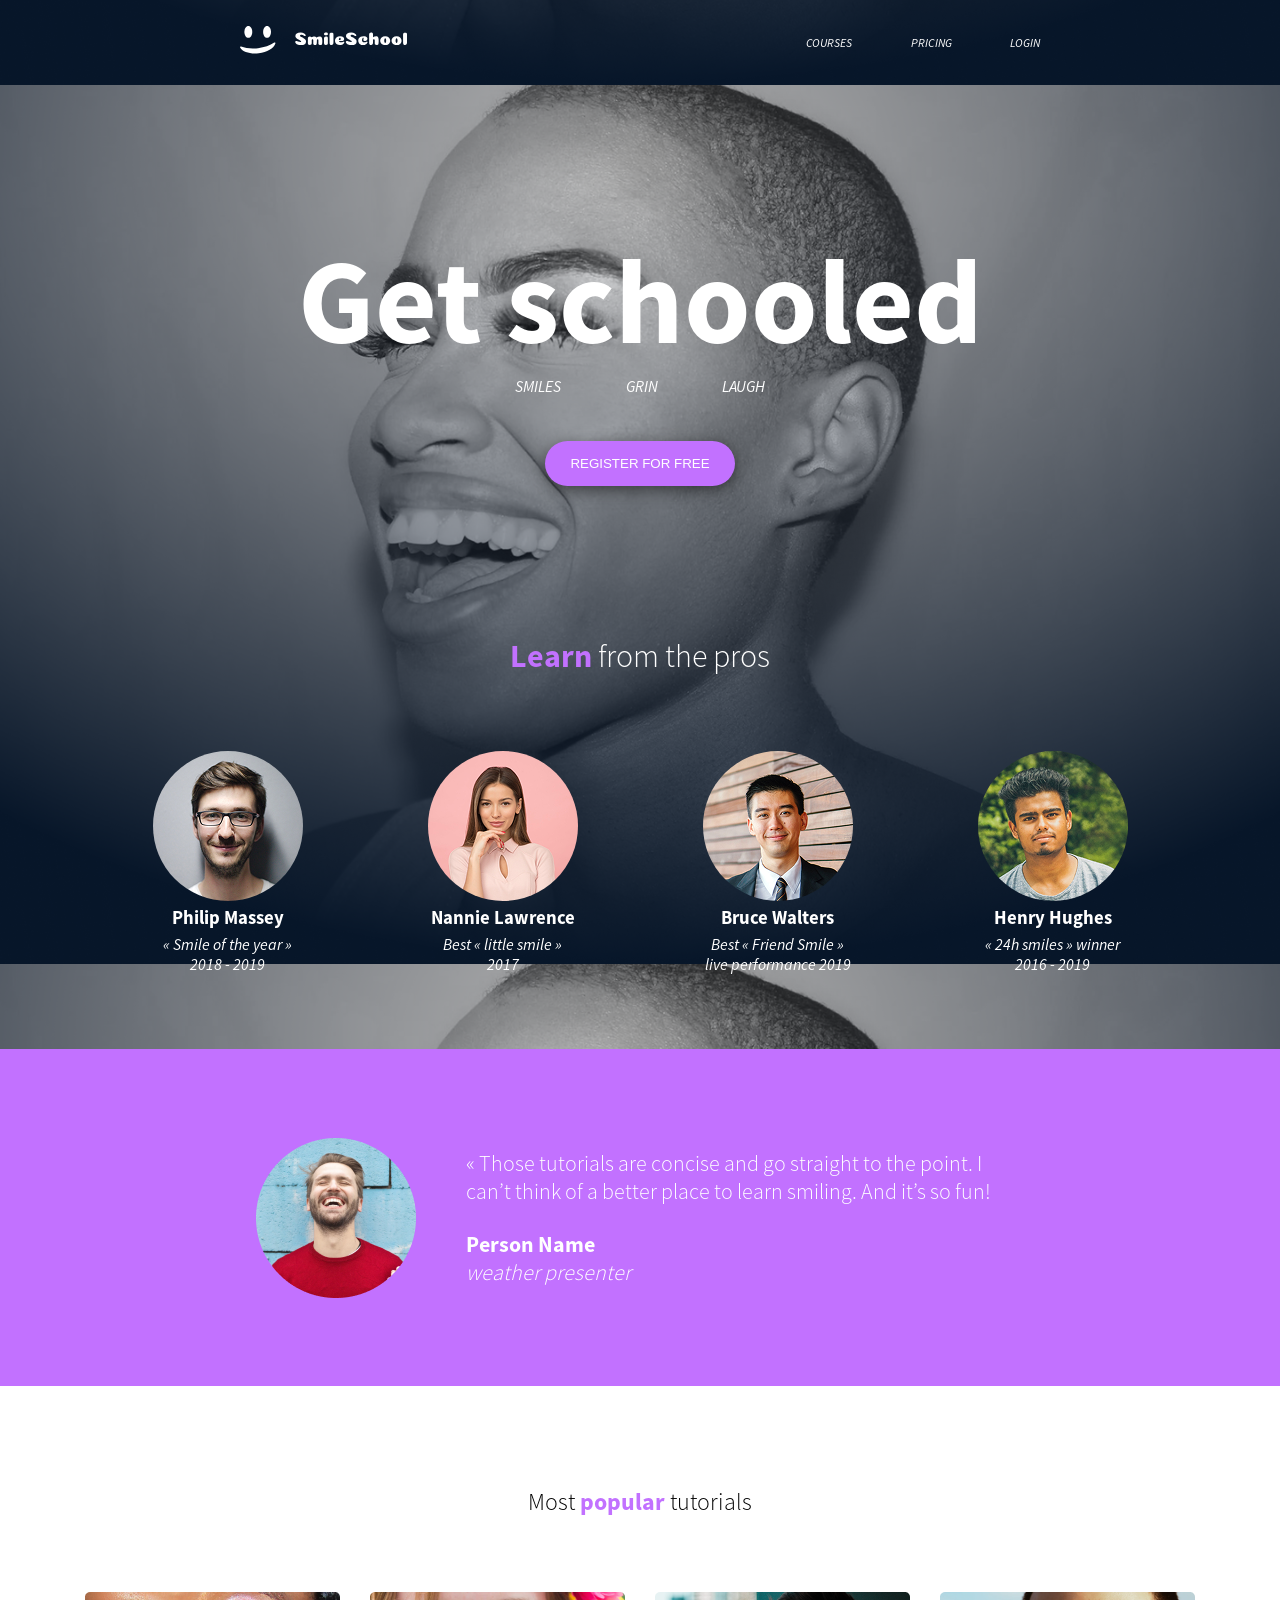
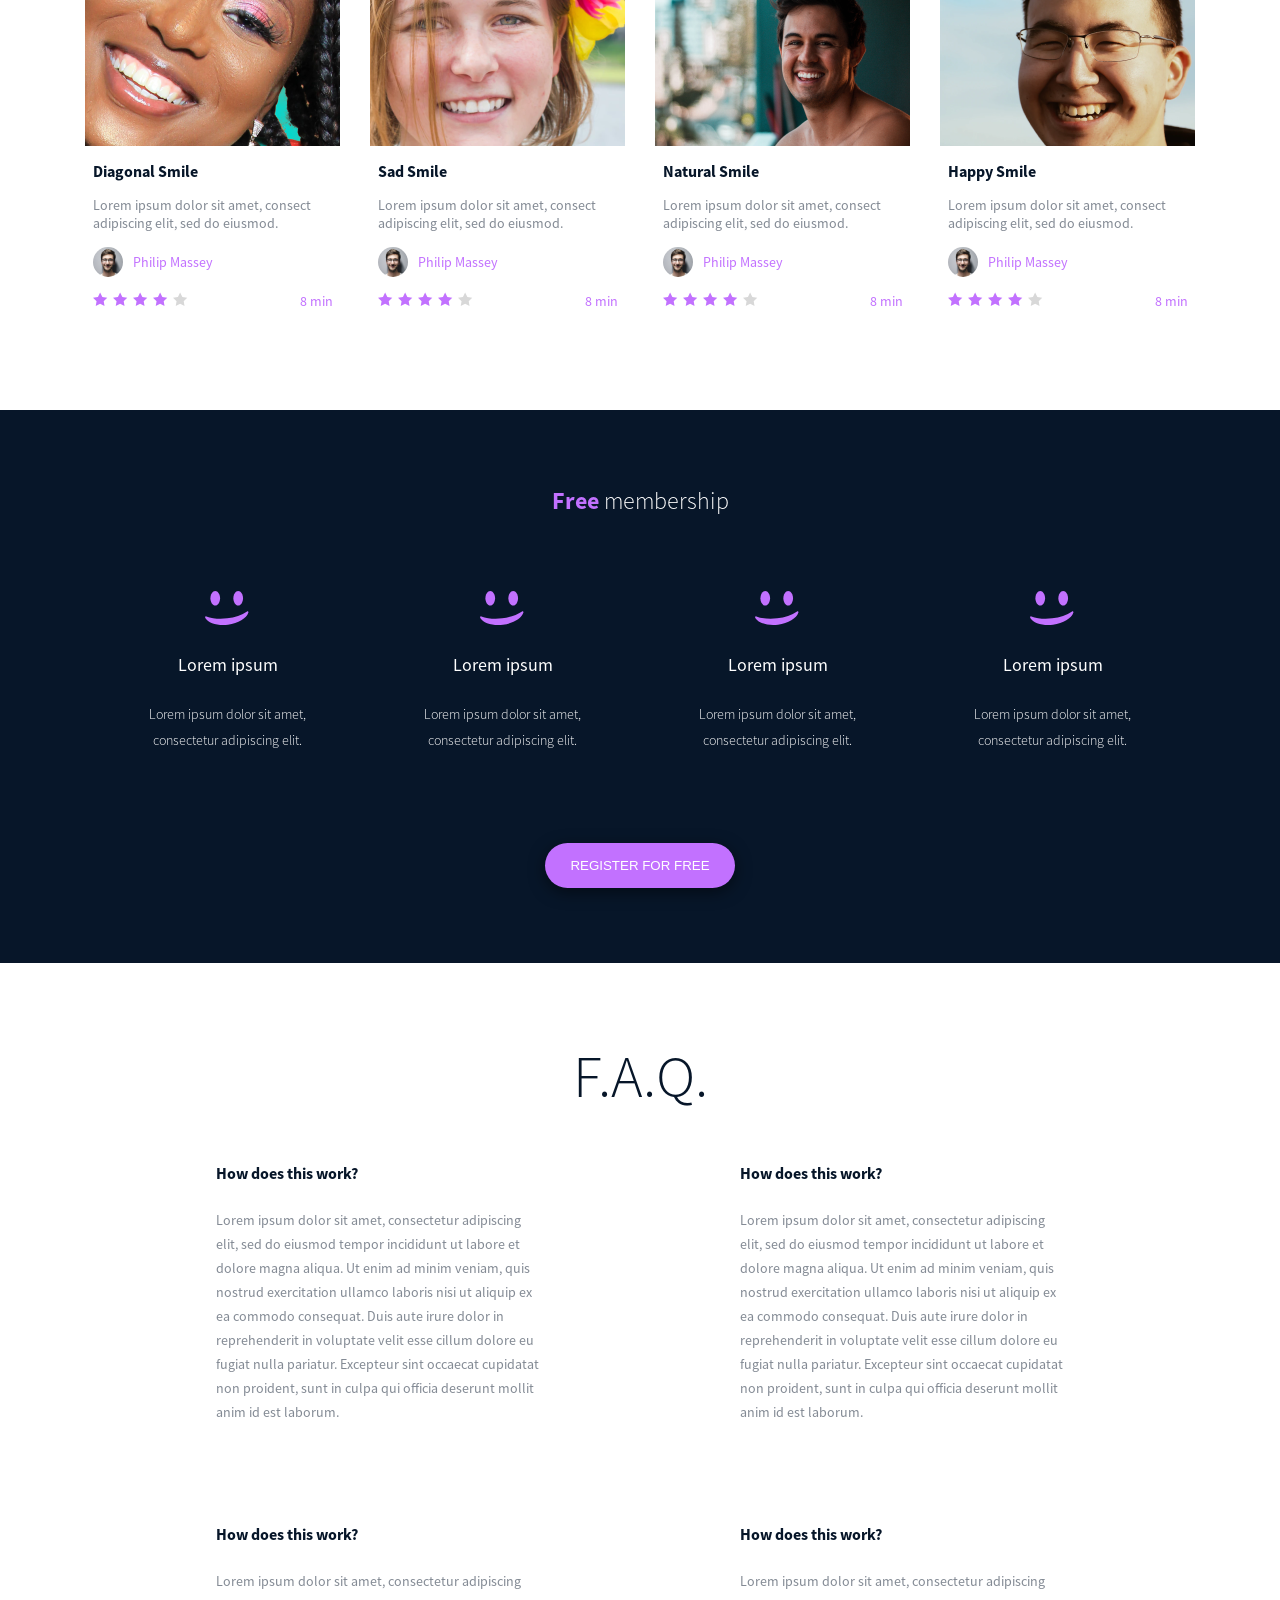
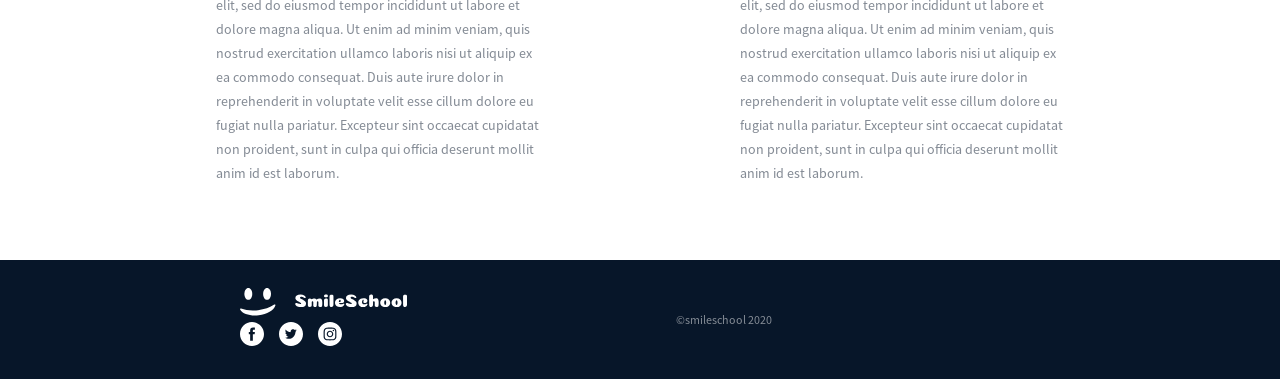
<file: css_advanced/task_2/index.html>
<!doctype html>
<html lang="en">
  <head>
    <meta charset="UTF-8" />
    <meta name="viewport" content="width=device-width, initial-scale=1.0" />
    <title>School Page</title>
    <link rel="stylesheet" href="styles.css" />
  </head>
  <body>
    <header>
      <a href="/">
        <img src="../assets/logo.svg" alt="Logo" />
      </a>
      <div>
        <a href="/">COURSES</a>
        <a href="/">PRICING</a>
        <a href="/">LOGIN</a>
      </div>
    </header>
    <main>
      <section class="hero">
        <div class="title">
          <h1>Get schooled</h1>
          <p>SMILES GRIN LAUGH</p>
          <button>REGISTER FOR FREE</button>
        </div>
        <div class="pros">
          <h2><span class="purple-word">Learn</span> from the pros</h2>
          <div class="people">
            <div>
              <img
                src="../assets/profile_1.png"
                alt="Person"
                class="round-image"
              />
              <h3>Philip Massey</h3>
              <blockquote>« Smile of the year » 2018 - 2019</blockquote>
            </div>
            <div>
              <img
                src="../assets/profile_2.png"
                alt="Person"
                class="round-image"
              />
              <h3>Nannie Lawrence</h3>
              <blockquote>Best « little smile » 2017</blockquote>
            </div>
            <div>
              <img
                src="../assets/profile_3.png"
                alt="Person"
                class="round-image"
              />
              <h3>Bruce Walters</h3>
              <blockquote>
                Best « Friend Smile » live performance 2019
              </blockquote>
            </div>
            <div>
              <img
                src="../assets/profile_4.png"
                alt="Person"
                class="round-image"
              />
              <h3>Henry Hughes</h3>
              <blockquote>« 24h smiles » winner 2016 - 2019</blockquote>
            </div>
          </div>
        </div>
      </section>
      <section class="author">
        <div>
          <img src="../assets/author.png" alt="Person" />
          <div>
            <blockquote>
              « Those tutorials are concise and go straight to the point. I
              can’t think of a better place to learn smiling. And it’s so fun!
            </blockquote>
            <p class="name">Person Name</p>
            <p class="occupation">weather presenter</p>
          </div>
        </div>
      </section>
      <section class="tutorials">
        <h1>Most <span class="purple-word">popular</span> tutorials</h1>
        <div class="group">
          <div class="item">
            <img src="../assets/preview_1.png" alt="Tutorial Preview" />
            <h2>Diagonal Smile</h2>
            <p class="desc">
              Lorem ipsum dolor sit amet, consect adipiscing elit, sed do
              eiusmod.
            </p>
            <div class="publisher">
              <img
                src="../assets/profile_1.png"
                alt="Person"
                class="round-image"
              />
              <h3>Philip Massey</h3>
            </div>
            <div class="review-length">
              <div class="stars">
                <img src="../assets/star_a.svg" alt="Star Full" />
                <img src="../assets/star_a.svg" alt="Star Full" />
                <img src="../assets/star_a.svg" alt="Star Full" />
                <img src="../assets/star_a.svg" alt="Star Full" />
                <img src="../assets/star_b.svg" alt="Star Empty" />
              </div>
              <p class="length">8 min</p>
            </div>
          </div>
          <div class="item">
            <img src="../assets/preview_2.png" alt="Tutorial Preview" />
            <h2>Sad Smile</h2>
            <p class="desc">
              Lorem ipsum dolor sit amet, consect adipiscing elit, sed do
              eiusmod.
            </p>
            <div class="publisher">
              <img
                src="../assets/profile_1.png"
                alt="Person"
                class="round-image"
              />
              <h3>Philip Massey</h3>
            </div>
            <div class="review-length">
              <div class="stars">
                <img src="../assets/star_a.svg" alt="Star Full" />
                <img src="../assets/star_a.svg" alt="Star Full" />
                <img src="../assets/star_a.svg" alt="Star Full" />
                <img src="../assets/star_a.svg" alt="Star Full" />
                <img src="../assets/star_b.svg" alt="Star Empty" />
              </div>
              <p class="length">8 min</p>
            </div>
          </div>
          <div class="item">
            <img src="../assets/preview_3.png" alt="Tutorial Preview" />
            <h2>Natural Smile</h2>
            <p class="desc">
              Lorem ipsum dolor sit amet, consect adipiscing elit, sed do
              eiusmod.
            </p>
            <div class="publisher">
              <img
                src="../assets/profile_1.png"
                alt="Person"
                class="round-image"
              />
              <h3>Philip Massey</h3>
            </div>
            <div class="review-length">
              <div class="stars">
                <img src="../assets/star_a.svg" alt="Star Full" />
                <img src="../assets/star_a.svg" alt="Star Full" />
                <img src="../assets/star_a.svg" alt="Star Full" />
                <img src="../assets/star_a.svg" alt="Star Full" />
                <img src="../assets/star_b.svg" alt="Star Empty" />
              </div>
              <p class="length">8 min</p>
            </div>
          </div>
          <div class="item">
            <img src="../assets/preview_4.png" alt="Tutorial Preview" />
            <h2>Happy Smile</h2>
            <p class="desc">
              Lorem ipsum dolor sit amet, consect adipiscing elit, sed do
              eiusmod.
            </p>
            <div class="publisher">
              <img
                src="../assets/profile_1.png"
                alt="Person"
                class="round-image"
              />
              <h3>Philip Massey</h3>
            </div>
            <div class="review-length">
              <div class="stars">
                <img src="../assets/star_a.svg" alt="Star Full" />
                <img src="../assets/star_a.svg" alt="Star Full" />
                <img src="../assets/star_a.svg" alt="Star Full" />
                <img src="../assets/star_a.svg" alt="Star Full" />
                <img src="../assets/star_b.svg" alt="Star Empty" />
              </div>
              <p class="length">8 min</p>
            </div>
          </div>
        </div>
      </section>
      <section class="memberships">
        <h1><span class="purple-word">Free</span> membership</h1>
        <div class="members">
          <div class="member">
            <img src="../assets/smile.svg" alt="Smile" />
            <h2>Lorem ipsum</h2>
            <p>Lorem ipsum dolor sit amet, consectetur adipiscing elit.</p>
          </div>
          <div class="member">
            <img src="../assets/smile.svg" alt="Smile" />
            <h2>Lorem ipsum</h2>
            <p>Lorem ipsum dolor sit amet, consectetur adipiscing elit.</p>
          </div>
          <div class="member">
            <img src="../assets/smile.svg" alt="Smile" />
            <h2>Lorem ipsum</h2>
            <p>Lorem ipsum dolor sit amet, consectetur adipiscing elit.</p>
          </div>
          <div class="member">
            <img src="../assets/smile.svg" alt="Smile" />
            <h2>Lorem ipsum</h2>
            <p>Lorem ipsum dolor sit amet, consectetur adipiscing elit.</p>
          </div>
        </div>
        <button>REGISTER FOR FREE</button>
      </section>
      <section class="faq">
        <h1>F.A.Q.</h1>
        <div class="faq-bloc">
          <div class="faq-row">
            <div class="faq-item">
              <h2>How does this work?</h2>
              <p>
                Lorem ipsum dolor sit amet, consectetur adipiscing elit, sed do
                eiusmod tempor incididunt ut labore et dolore magna aliqua. Ut
                enim ad minim veniam, quis nostrud exercitation ullamco laboris
                nisi ut aliquip ex ea commodo consequat. Duis aute irure dolor
                in reprehenderit in voluptate velit esse cillum dolore eu fugiat
                nulla pariatur. Excepteur sint occaecat cupidatat non proident,
                sunt in culpa qui officia deserunt mollit anim id est laborum.
              </p>
            </div>
            <div class="faq-item">
              <h2>How does this work?</h2>
              <p>
                Lorem ipsum dolor sit amet, consectetur adipiscing elit, sed do
                eiusmod tempor incididunt ut labore et dolore magna aliqua. Ut
                enim ad minim veniam, quis nostrud exercitation ullamco laboris
                nisi ut aliquip ex ea commodo consequat. Duis aute irure dolor
                in reprehenderit in voluptate velit esse cillum dolore eu fugiat
                nulla pariatur. Excepteur sint occaecat cupidatat non proident,
                sunt in culpa qui officia deserunt mollit anim id est laborum.
              </p>
            </div>
          </div>
          <div class="faq-row">
            <div class="faq-item">
              <h2>How does this work?</h2>
              <p>
                Lorem ipsum dolor sit amet, consectetur adipiscing elit, sed do
                eiusmod tempor incididunt ut labore et dolore magna aliqua. Ut
                enim ad minim veniam, quis nostrud exercitation ullamco laboris
                nisi ut aliquip ex ea commodo consequat. Duis aute irure dolor
                in reprehenderit in voluptate velit esse cillum dolore eu fugiat
                nulla pariatur. Excepteur sint occaecat cupidatat non proident,
                sunt in culpa qui officia deserunt mollit anim id est laborum.
              </p>
            </div>
            <div class="faq-item">
              <h2>How does this work?</h2>
              <p>
                Lorem ipsum dolor sit amet, consectetur adipiscing elit, sed do
                eiusmod tempor incididunt ut labore et dolore magna aliqua. Ut
                enim ad minim veniam, quis nostrud exercitation ullamco laboris
                nisi ut aliquip ex ea commodo consequat. Duis aute irure dolor
                in reprehenderit in voluptate velit esse cillum dolore eu fugiat
                nulla pariatur. Excepteur sint occaecat cupidatat non proident,
                sunt in culpa qui officia deserunt mollit anim id est laborum.
              </p>
            </div>
          </div>
        </div>
      </section>
    </main>
    <footer>
      <div class="footer-all">
        <div class="logos">
          <img src="../assets/logo.svg" alt="Logo" />
          <div class="socials">
            <a href="/">
              <img src="../assets/icon_facebook.svg" alt="Facebook" />
            </a>
            <a href="/">
              <img src="../assets/icon_twitter.svg" alt="Twitter" />
            </a>
            <a href="/">
              <img src="../assets/icon_instagram.svg" alt="Instagram" />
            </a>
          </div>
        </div>
        <p>©smileschool 2020</p>
      </div>
    </footer>
  </body>
</html>
</file>
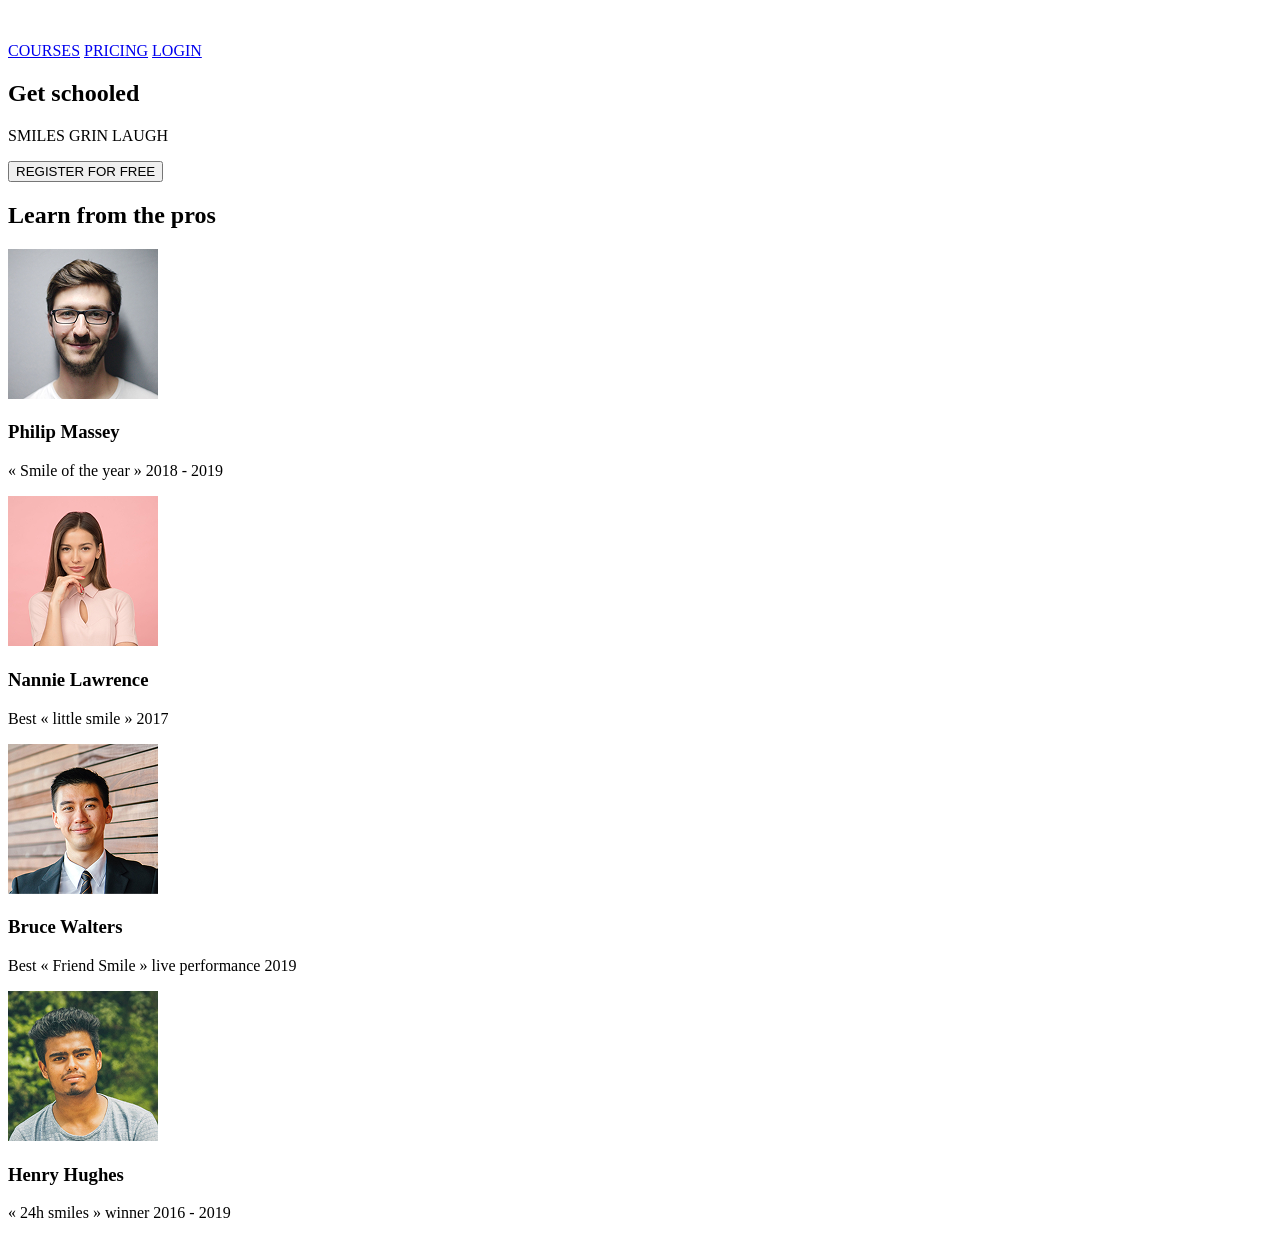
<file: html_advanced/task_1/index.html>
<!DOCTYPE html>
<html lang="en">
<head>
    <meta charset="UTF-8">
    <meta name="viewport" content="width=device-width, initial-scale=1.0">
    <title>School Page</title>
</head>
<body>
    <header>
        <a href="/">
            <img src="../assets/logo.svg" alt="Logo">
        </a>
        <div>
            <a href="/">COURSES</a>
            <a href="/">PRICING</a>
            <a href="/">LOGIN</a>
        </div>
    </header>
    <main>
        <section class="hero">
            <div class="title">
                <h1>Get schooled</h1>
                <p>SMILES GRIN LAUGH</p>
                <button>REGISTER FOR FREE</button>
            </div>
            <div class="pros">
                <h2><span class="purple-word">Learn</span> from the pros</h2>
                <div class="people">
                    <div>
                        <img src="../assets/profile_1.png" alt="Person" class="round-image">
                        <h3>Philip Massey</h3>
                        <p>« Smile of the year » 2018 - 2019</p>
                    </div>
                    <div>
                        <img src="../assets/profile_2.png" alt="Person" class="round-image">
                        <h3>Nannie Lawrence</h3>
                        <p>Best « little smile » 2017</p>
                    </div>
                    <div>
                        <img src="../assets/profile_3.png" alt="Person" class="round-image">
                        <h3>Bruce Walters</h3>
                        <p>Best « Friend Smile » live performance 2019</p>
                    </div>
                    <div>
                        <img src="../assets/profile_4.png" alt="Person" class="round-image">
                        <h3>Henry Hughes</h3>
                        <p>« 24h smiles » winner 2016 - 2019</p>
                    </div>
                </div>
            </div>
        </section>
    </main>
</body>
</html>
</file>
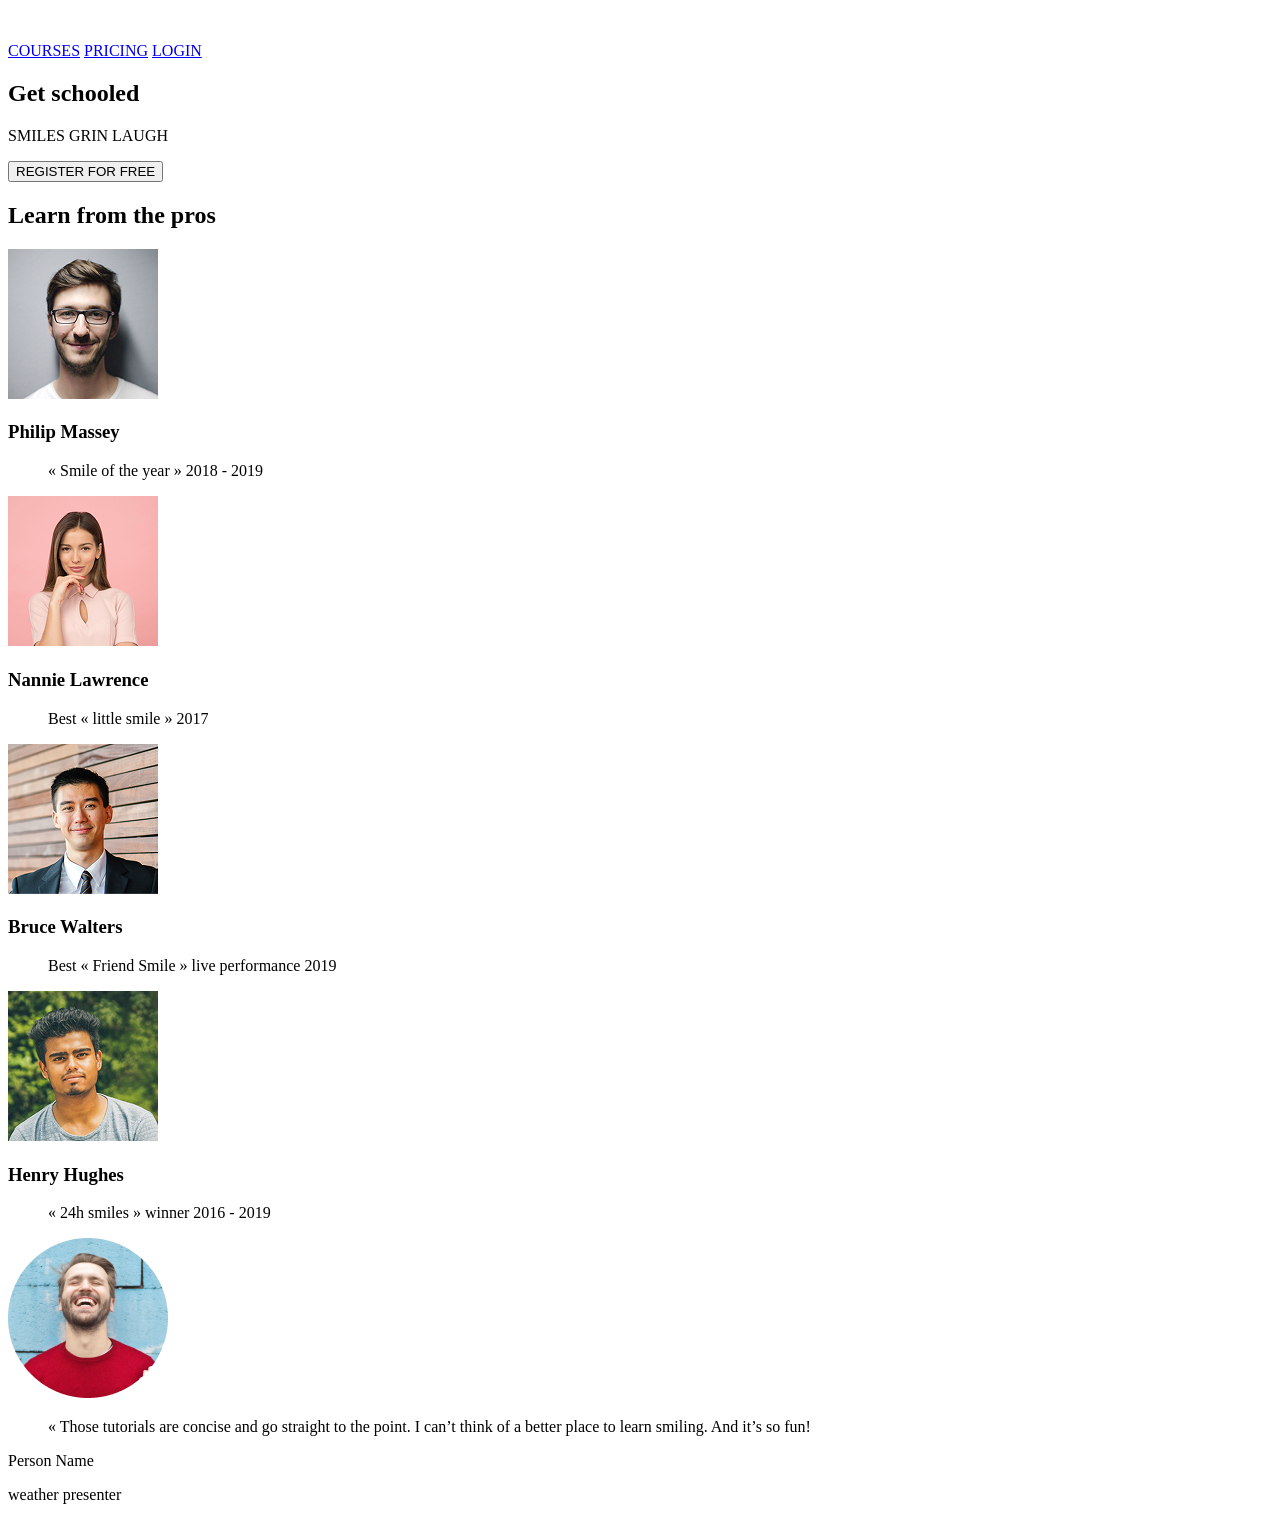
<file: html_advanced/task_3/index.html>
<!DOCTYPE html>
<html lang="en">
<head>
    <meta charset="UTF-8">
    <meta name="viewport" content="width=device-width, initial-scale=1.0">
    <title>School Page</title>
</head>
<body>
    <header>
        <a href="/">
            <img src="../assets/logo.svg" alt="Logo">
        </a>
        <div>
            <a href="/">COURSES</a>
            <a href="/">PRICING</a>
            <a href="/">LOGIN</a>
        </div>
    </header>
    <main>
        <section class="hero">
            <div class="title">
                <h1>Get schooled</h1>
                <p>SMILES GRIN LAUGH</p>
                <button>REGISTER FOR FREE</button>
            </div>
            <div class="pros">
                <h2><span class="purple-word">Learn</span> from the pros</h2>
                <div class="people">
                    <div>
                        <img src="../assets/profile_1.png" alt="Person" class="round-image">
                        <h3>Philip Massey</h3>
                        <blockquote>« Smile of the year » 2018 - 2019</blockquote>
                    </div>
                    <div>
                        <img src="../assets/profile_2.png" alt="Person" class="round-image">
                        <h3>Nannie Lawrence</h3>
                        <blockquote>Best « little smile » 2017</blockquote>
                    </div>
                    <div>
                        <img src="../assets/profile_3.png" alt="Person" class="round-image">
                        <h3>Bruce Walters</h3>
                        <blockquote>Best « Friend Smile » live performance 2019</blockquote>
                    </div>
                    <div>
                        <img src="../assets/profile_4.png" alt="Person" class="round-image">
                        <h3>Henry Hughes</h3>
                        <blockquote>« 24h smiles » winner 2016 - 2019</blockquote>
                    </div>
                </div>
            </div>
        </section>
        <section class="author">
            <div>
                <img src="../assets/author.png" alt="Person">
                <div>
                    <blockquote>« Those tutorials are concise and go straight to the point. I can’t think of a better place to learn smiling. And it’s so fun!</blockquote>
                    <p class="name">Person Name</p>
                    <p class="occupation">weather presenter</p>
                </div>
            </div>
        </section>
    </main>
</body>
</html>
</file>
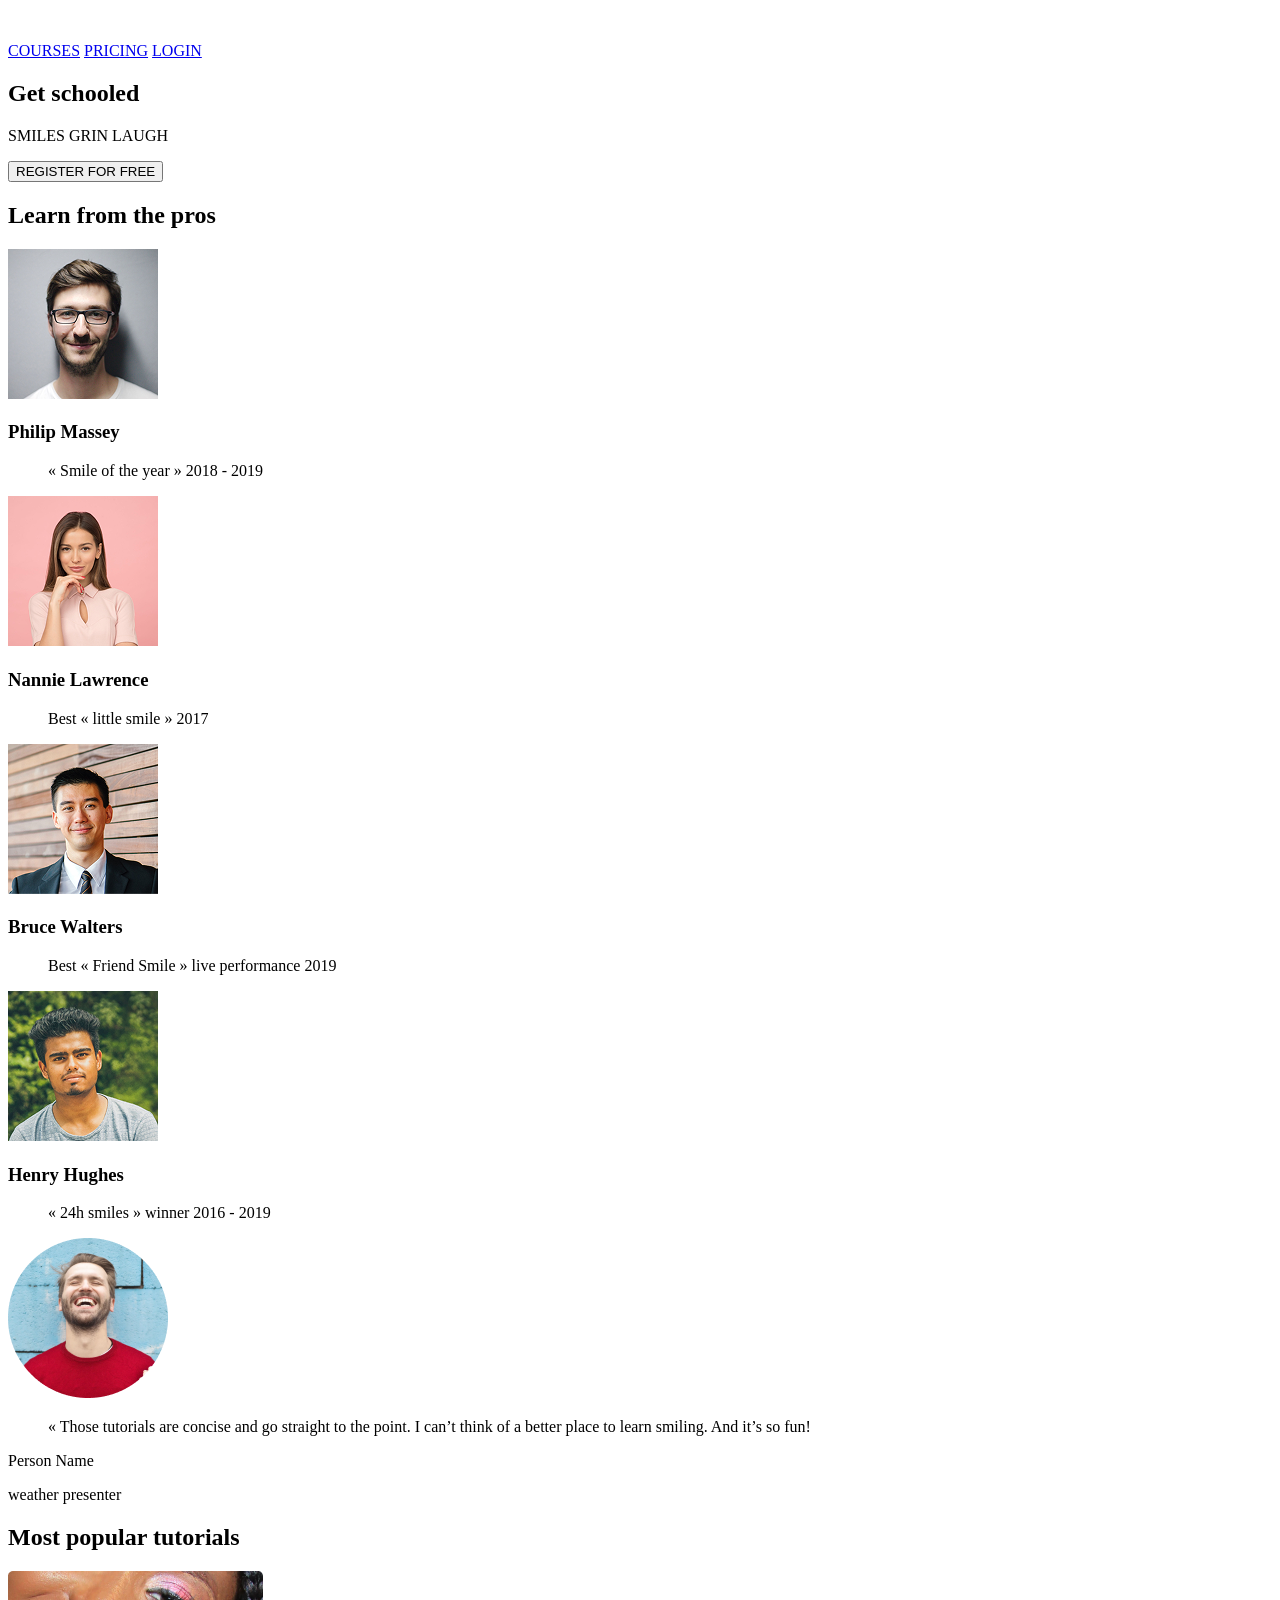
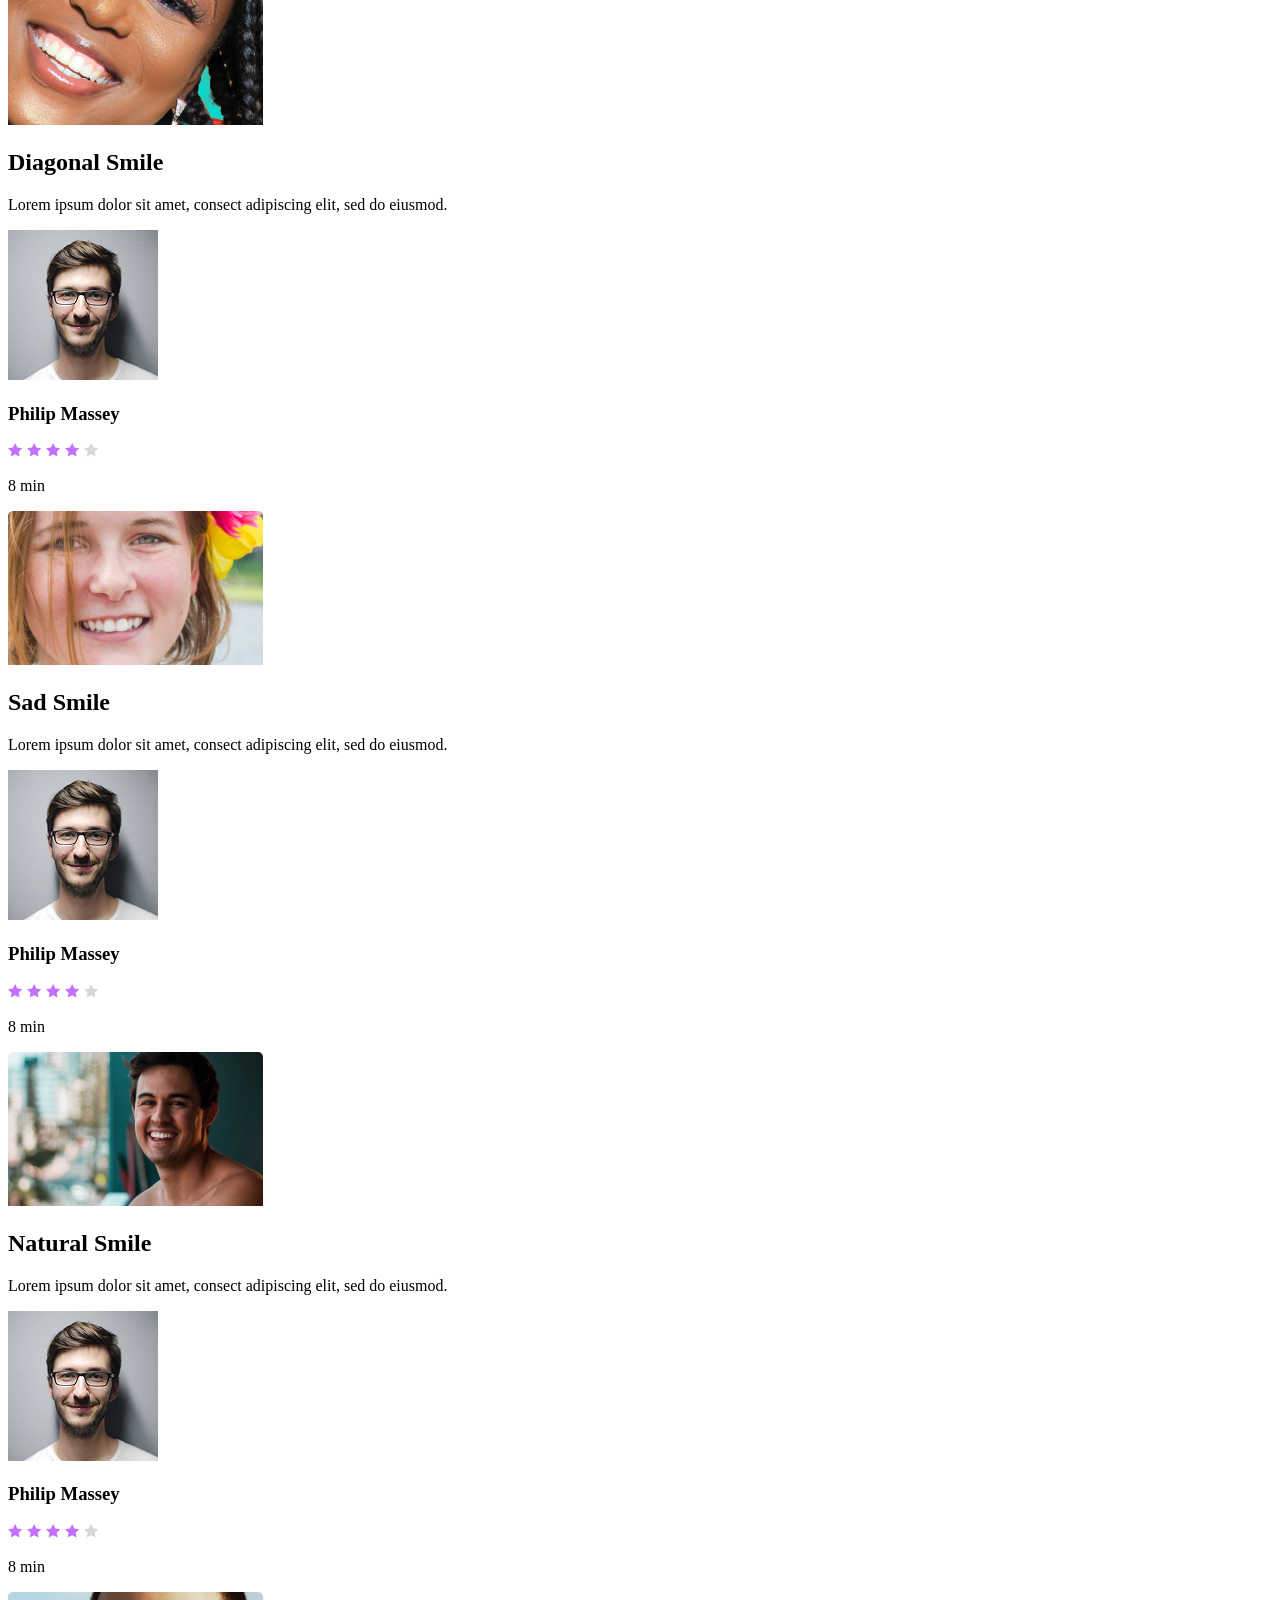
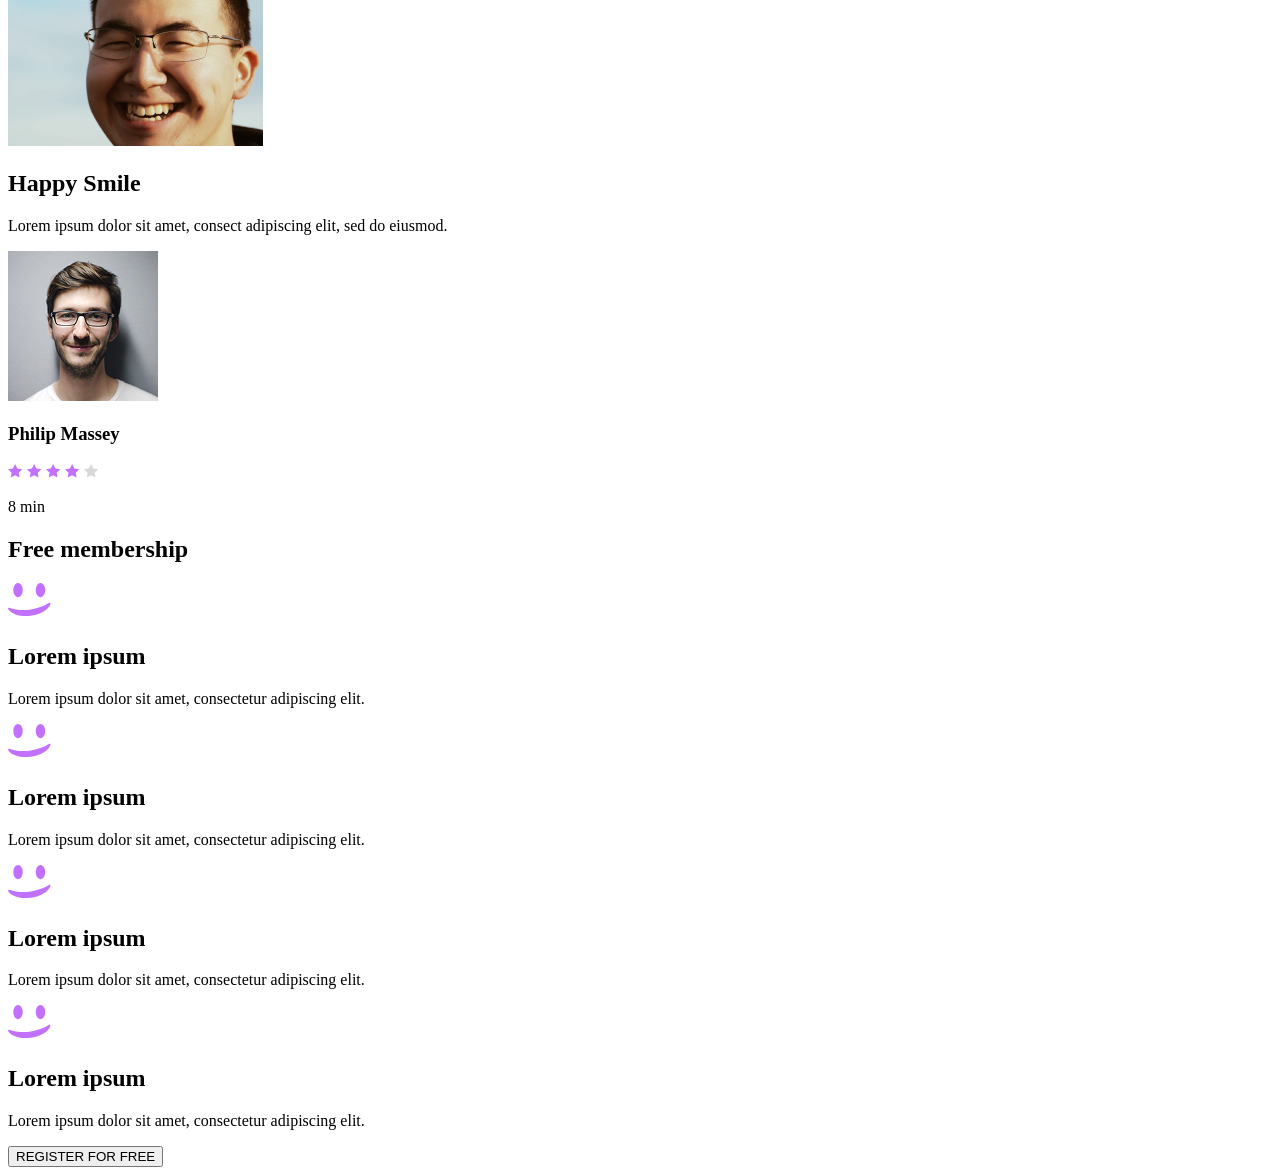
<file: html_advanced/task_5/index.html>
<!DOCTYPE html>
<html lang="en">
<head>
    <meta charset="UTF-8">
    <meta name="viewport" content="width=device-width, initial-scale=1.0">
    <title>School Page</title>
</head>
<body>
    <header>
        <a href="/">
            <img src="../assets/logo.svg" alt="Logo">
        </a>
        <div>
            <a href="/">COURSES</a>
            <a href="/">PRICING</a>
            <a href="/">LOGIN</a>
        </div>
    </header>
    <main>
        <section class="hero">
            <div class="title">
                <h1>Get schooled</h1>
                <p>SMILES GRIN LAUGH</p>
                <button>REGISTER FOR FREE</button>
            </div>
            <div class="pros">
                <h2><span class="purple-word">Learn</span> from the pros</h2>
                <div class="people">
                    <div>
                        <img src="../assets/profile_1.png" alt="Person" class="round-image">
                        <h3>Philip Massey</h3>
                        <blockquote>« Smile of the year » 2018 - 2019</blockquote>
                    </div>
                    <div>
                        <img src="../assets/profile_2.png" alt="Person" class="round-image">
                        <h3>Nannie Lawrence</h3>
                        <blockquote>Best « little smile » 2017</blockquote>
                    </div>
                    <div>
                        <img src="../assets/profile_3.png" alt="Person" class="round-image">
                        <h3>Bruce Walters</h3>
                        <blockquote>Best « Friend Smile » live performance 2019</blockquote>
                    </div>
                    <div>
                        <img src="../assets/profile_4.png" alt="Person" class="round-image">
                        <h3>Henry Hughes</h3>
                        <blockquote>« 24h smiles » winner 2016 - 2019</blockquote>
                    </div>
                </div>
            </div>
        </section>
        <section class="author">
            <div>
                <img src="../assets/author.png" alt="Person">
                <div>
                    <blockquote>« Those tutorials are concise and go straight to the point. I can’t think of a better place to learn smiling. And it’s so fun!</blockquote>
                    <p class="name">Person Name</p>
                    <p class="occupation">weather presenter</p>
                </div>
            </div>
        </section>
        <section class="tutorials">
            <h1>Most <span class="purple-word">popular</span> tutorials</h1>
            <div class="group">
                <div class="item">
                    <img src="../assets/preview_1.png" alt="Tutorial Preview">
                    <h2>Diagonal Smile</h2>
                    <p class="desc">Lorem ipsum dolor sit amet, consect adipiscing elit, sed do eiusmod.</p>
                    <div class="publisher">
                        <img src="../assets/person_1.png" alt="Person" class="round-image">
                        <h3>Philip Massey</h3>
                    </div>
                    <div class="review-length">
                        <div class="stars">
                            <img src="../assets/star_a.svg" alt="Star Full">
                            <img src="../assets/star_a.svg" alt="Star Full">
                            <img src="../assets/star_a.svg" alt="Star Full">
                            <img src="../assets/star_a.svg" alt="Star Full">
                            <img src="../assets/star_b.svg" alt="Star Empty">
                        </div>
                        <p class="length">8 min</p>
                    </div>
                </div>
                <div class="item">
                    <img src="../assets/preview_2.png" alt="Tutorial Preview">
                    <h2>Sad Smile</h2>
                    <p class="desc">Lorem ipsum dolor sit amet, consect adipiscing elit, sed do eiusmod.</p>
                    <div class="publisher">
                        <img src="../assets/person_1.png" alt="Person" class="round-image">
                        <h3>Philip Massey</h3>
                    </div>
                    <div class="review-length">
                        <div class="stars">
                            <img src="../assets/star_a.svg" alt="Star Full">
                            <img src="../assets/star_a.svg" alt="Star Full">
                            <img src="../assets/star_a.svg" alt="Star Full">
                            <img src="../assets/star_a.svg" alt="Star Full">
                            <img src="../assets/star_b.svg" alt="Star Empty">
                        </div>
                        <p class="length">8 min</p>
                    </div>
                </div>
                <div class="item">
                    <img src="../assets/preview_3.png" alt="Tutorial Preview">
                    <h2>Natural Smile</h2>
                    <p class="desc">Lorem ipsum dolor sit amet, consect adipiscing elit, sed do eiusmod.</p>
                    <div class="publisher">
                        <img src="../assets/person_1.png" alt="Person" class="round-image">
                        <h3>Philip Massey</h3>
                    </div>
                    <div class="review-length">
                        <div class="stars">
                            <img src="../assets/star_a.svg" alt="Star Full">
                            <img src="../assets/star_a.svg" alt="Star Full">
                            <img src="../assets/star_a.svg" alt="Star Full">
                            <img src="../assets/star_a.svg" alt="Star Full">
                            <img src="../assets/star_b.svg" alt="Star Empty">
                        </div>
                        <p class="length">8 min</p>
                    </div>
                </div>
                <div class="item">
                    <img src="../assets/preview_4.png" alt="Tutorial Preview">
                    <h2>Happy Smile</h2>
                    <p class="desc">Lorem ipsum dolor sit amet, consect adipiscing elit, sed do eiusmod.</p>
                    <div class="publisher">
                        <img src="../assets/person_1.png" alt="Person" class="round-image">
                        <h3>Philip Massey</h3>
                    </div>
                    <div class="review-length">
                        <div class="stars">
                            <img src="../assets/star_a.svg" alt="Star Full">
                            <img src="../assets/star_a.svg" alt="Star Full">
                            <img src="../assets/star_a.svg" alt="Star Full">
                            <img src="../assets/star_a.svg" alt="Star Full">
                            <img src="../assets/star_b.svg" alt="Star Empty">
                        </div>
                        <p class="length">8 min</p>
                    </div>
                </div>
            </div>
        </section>
        <section class="memberships">
            <h1><span class="purple-word">Free</span> membership</h1>
            <div class="members">
                <div class="member">
                    <img src="../assets/smile.svg" alt="Smile">
                    <h2>Lorem ipsum</h2>
                    <p>Lorem ipsum dolor sit amet, consectetur adipiscing elit.</p>
                </div>
                <div class="member">
                    <img src="../assets/smile.svg" alt="Smile">
                    <h2>Lorem ipsum</h2>
                    <p>Lorem ipsum dolor sit amet, consectetur adipiscing elit.</p>
                </div>
                <div class="member">
                    <img src="../assets/smile.svg" alt="Smile">
                    <h2>Lorem ipsum</h2>
                    <p>Lorem ipsum dolor sit amet, consectetur adipiscing elit.</p>
                </div>
                <div class="member">
                    <img src="../assets/smile.svg" alt="Smile">
                    <h2>Lorem ipsum</h2>
                    <p>Lorem ipsum dolor sit amet, consectetur adipiscing elit.</p>
                </div>
            </div>
            <button>REGISTER FOR FREE</button>
        </section>
    </main>
</body>
</html>
</file>
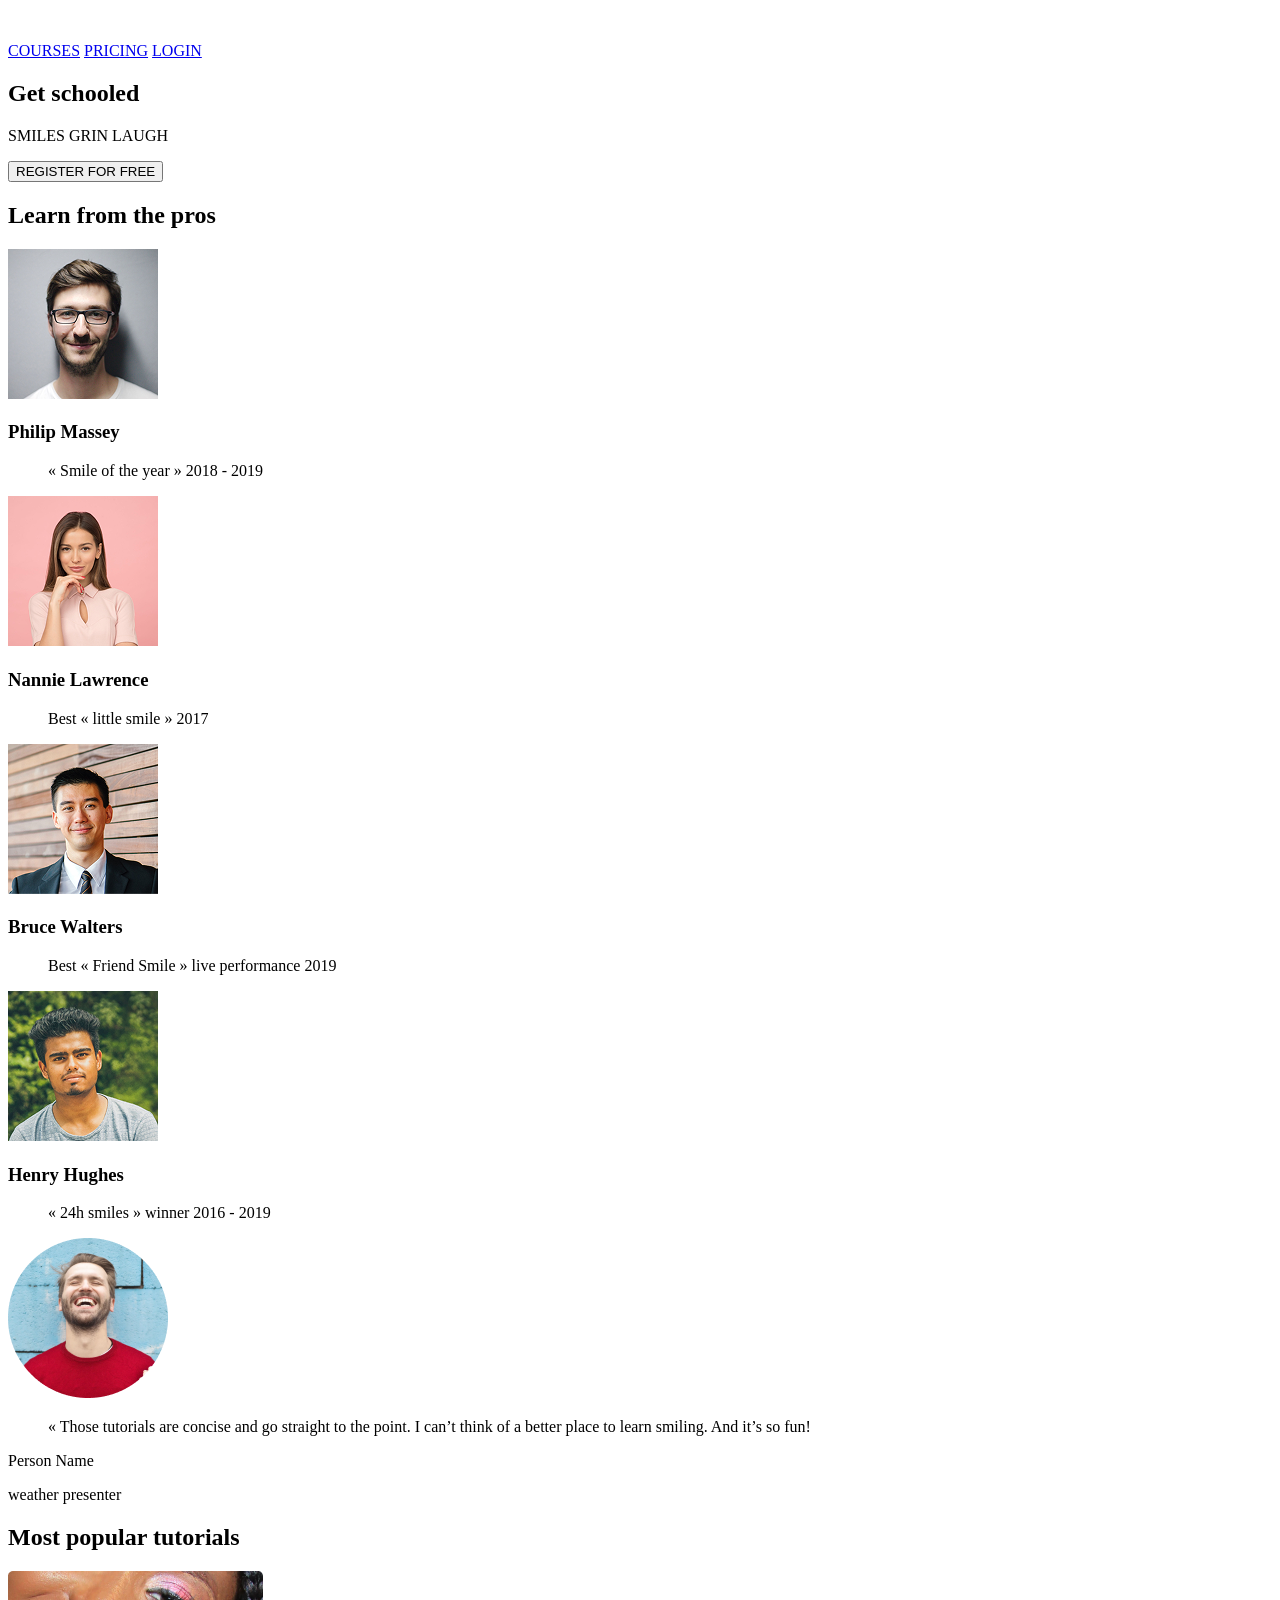
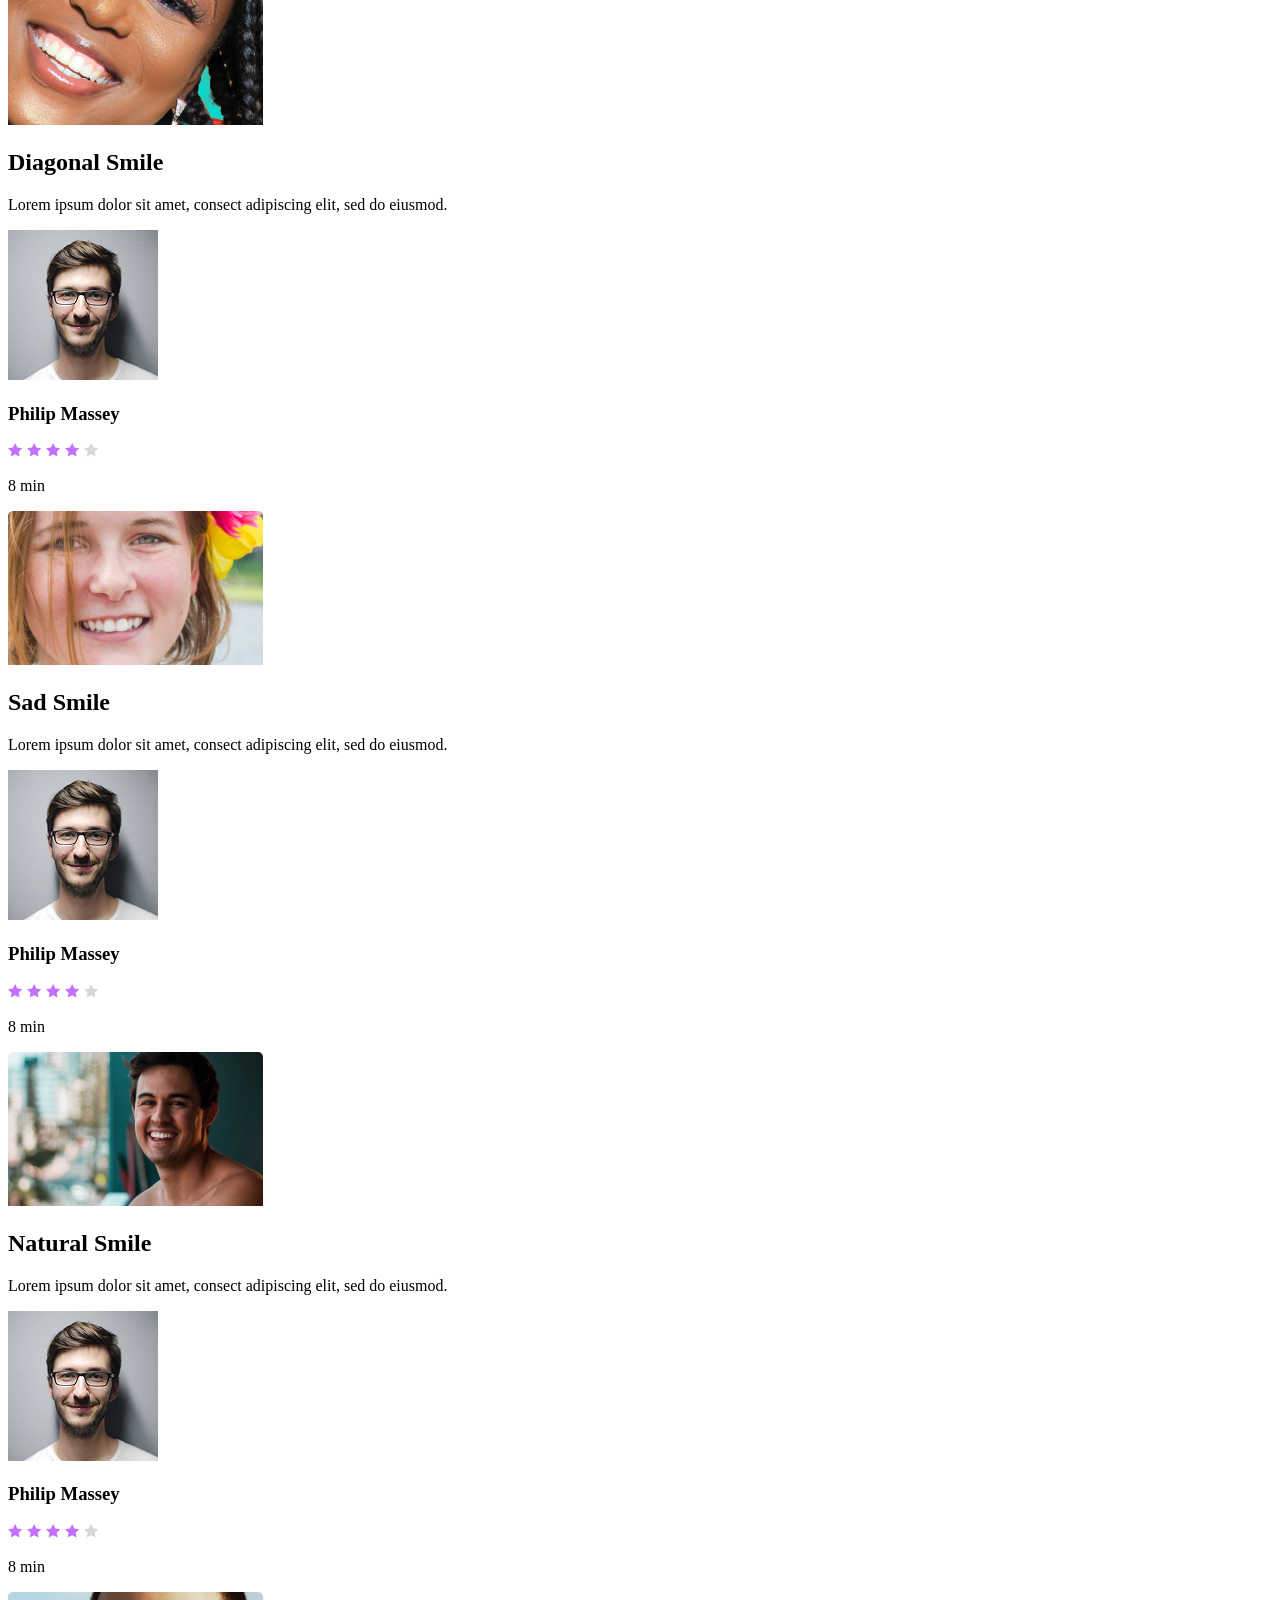
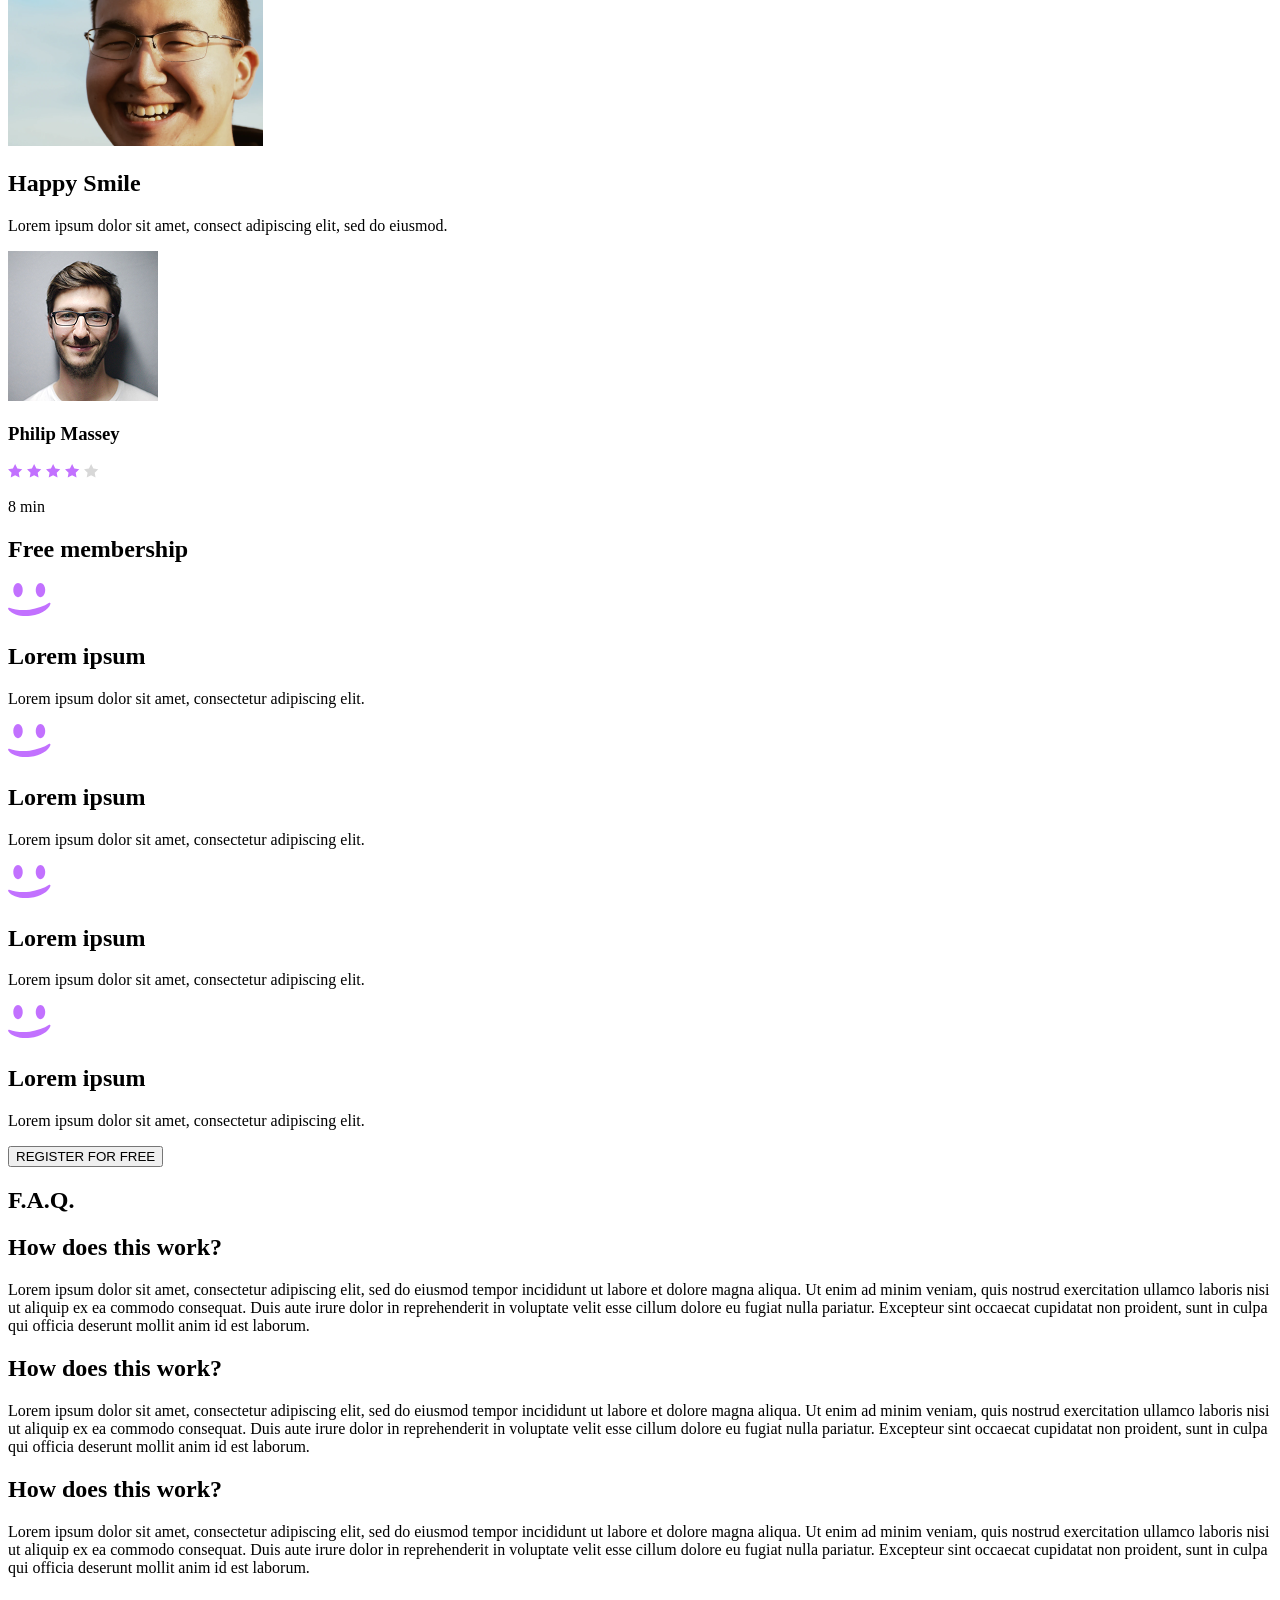
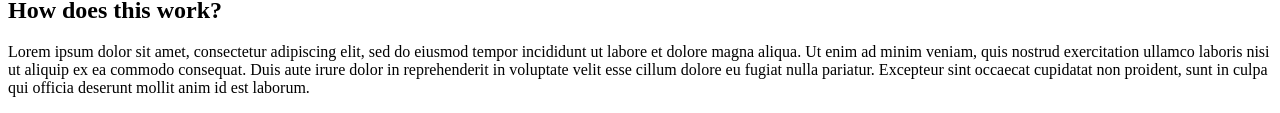
<file: html_advanced/task_6/index.html>
<!DOCTYPE html>
<html lang="en">
<head>
    <meta charset="UTF-8">
    <meta name="viewport" content="width=device-width, initial-scale=1.0">
    <title>School Page</title>
</head>
<body>
    <header>
        <a href="/">
            <img src="../assets/logo.svg" alt="Logo">
        </a>
        <div>
            <a href="/">COURSES</a>
            <a href="/">PRICING</a>
            <a href="/">LOGIN</a>
        </div>
    </header>
    <main>
        <section class="hero">
            <div class="title">
                <h1>Get schooled</h1>
                <p>SMILES GRIN LAUGH</p>
                <button>REGISTER FOR FREE</button>
            </div>
            <div class="pros">
                <h2><span class="purple-word">Learn</span> from the pros</h2>
                <div class="people">
                    <div>
                        <img src="../assets/profile_1.png" alt="Person" class="round-image">
                        <h3>Philip Massey</h3>
                        <blockquote>« Smile of the year » 2018 - 2019</blockquote>
                    </div>
                    <div>
                        <img src="../assets/profile_2.png" alt="Person" class="round-image">
                        <h3>Nannie Lawrence</h3>
                        <blockquote>Best « little smile » 2017</blockquote>
                    </div>
                    <div>
                        <img src="../assets/profile_3.png" alt="Person" class="round-image">
                        <h3>Bruce Walters</h3>
                        <blockquote>Best « Friend Smile » live performance 2019</blockquote>
                    </div>
                    <div>
                        <img src="../assets/profile_4.png" alt="Person" class="round-image">
                        <h3>Henry Hughes</h3>
                        <blockquote>« 24h smiles » winner 2016 - 2019</blockquote>
                    </div>
                </div>
            </div>
        </section>
        <section class="author">
            <div>
                <img src="../assets/author.png" alt="Person">
                <div>
                    <blockquote>« Those tutorials are concise and go straight to the point. I can’t think of a better place to learn smiling. And it’s so fun!</blockquote>
                    <p class="name">Person Name</p>
                    <p class="occupation">weather presenter</p>
                </div>
            </div>
        </section>
        <section class="tutorials">
            <h1>Most <span class="purple-word">popular</span> tutorials</h1>
            <div class="group">
                <div class="item">
                    <img src="../assets/preview_1.png" alt="Tutorial Preview">
                    <h2>Diagonal Smile</h2>
                    <p class="desc">Lorem ipsum dolor sit amet, consect adipiscing elit, sed do eiusmod.</p>
                    <div class="publisher">
                        <img src="../assets/person_1.png" alt="Person" class="round-image">
                        <h3>Philip Massey</h3>
                    </div>
                    <div class="review-length">
                        <div class="stars">
                            <img src="../assets/star_a.svg" alt="Star Full">
                            <img src="../assets/star_a.svg" alt="Star Full">
                            <img src="../assets/star_a.svg" alt="Star Full">
                            <img src="../assets/star_a.svg" alt="Star Full">
                            <img src="../assets/star_b.svg" alt="Star Empty">
                        </div>
                        <p class="length">8 min</p>
                    </div>
                </div>
                <div class="item">
                    <img src="../assets/preview_2.png" alt="Tutorial Preview">
                    <h2>Sad Smile</h2>
                    <p class="desc">Lorem ipsum dolor sit amet, consect adipiscing elit, sed do eiusmod.</p>
                    <div class="publisher">
                        <img src="../assets/person_1.png" alt="Person" class="round-image">
                        <h3>Philip Massey</h3>
                    </div>
                    <div class="review-length">
                        <div class="stars">
                            <img src="../assets/star_a.svg" alt="Star Full">
                            <img src="../assets/star_a.svg" alt="Star Full">
                            <img src="../assets/star_a.svg" alt="Star Full">
                            <img src="../assets/star_a.svg" alt="Star Full">
                            <img src="../assets/star_b.svg" alt="Star Empty">
                        </div>
                        <p class="length">8 min</p>
                    </div>
                </div>
                <div class="item">
                    <img src="../assets/preview_3.png" alt="Tutorial Preview">
                    <h2>Natural Smile</h2>
                    <p class="desc">Lorem ipsum dolor sit amet, consect adipiscing elit, sed do eiusmod.</p>
                    <div class="publisher">
                        <img src="../assets/person_1.png" alt="Person" class="round-image">
                        <h3>Philip Massey</h3>
                    </div>
                    <div class="review-length">
                        <div class="stars">
                            <img src="../assets/star_a.svg" alt="Star Full">
                            <img src="../assets/star_a.svg" alt="Star Full">
                            <img src="../assets/star_a.svg" alt="Star Full">
                            <img src="../assets/star_a.svg" alt="Star Full">
                            <img src="../assets/star_b.svg" alt="Star Empty">
                        </div>
                        <p class="length">8 min</p>
                    </div>
                </div>
                <div class="item">
                    <img src="../assets/preview_4.png" alt="Tutorial Preview">
                    <h2>Happy Smile</h2>
                    <p class="desc">Lorem ipsum dolor sit amet, consect adipiscing elit, sed do eiusmod.</p>
                    <div class="publisher">
                        <img src="../assets/person_1.png" alt="Person" class="round-image">
                        <h3>Philip Massey</h3>
                    </div>
                    <div class="review-length">
                        <div class="stars">
                            <img src="../assets/star_a.svg" alt="Star Full">
                            <img src="../assets/star_a.svg" alt="Star Full">
                            <img src="../assets/star_a.svg" alt="Star Full">
                            <img src="../assets/star_a.svg" alt="Star Full">
                            <img src="../assets/star_b.svg" alt="Star Empty">
                        </div>
                        <p class="length">8 min</p>
                    </div>
                </div>
            </div>
        </section>
        <section class="memberships">
            <h1><span class="purple-word">Free</span> membership</h1>
            <div class="members">
                <div class="member">
                    <img src="../assets/smile.svg" alt="Smile">
                    <h2>Lorem ipsum</h2>
                    <p>Lorem ipsum dolor sit amet, consectetur adipiscing elit.</p>
                </div>
                <div class="member">
                    <img src="../assets/smile.svg" alt="Smile">
                    <h2>Lorem ipsum</h2>
                    <p>Lorem ipsum dolor sit amet, consectetur adipiscing elit.</p>
                </div>
                <div class="member">
                    <img src="../assets/smile.svg" alt="Smile">
                    <h2>Lorem ipsum</h2>
                    <p>Lorem ipsum dolor sit amet, consectetur adipiscing elit.</p>
                </div>
                <div class="member">
                    <img src="../assets/smile.svg" alt="Smile">
                    <h2>Lorem ipsum</h2>
                    <p>Lorem ipsum dolor sit amet, consectetur adipiscing elit.</p>
                </div>
            </div>
            <button>REGISTER FOR FREE</button>
        </section>
        <section class="faq">
            <h1>F.A.Q.</h1>
            <div class="faq-bloc">
                <div class="faq-row">
                    <div class="faq-item">
                        <h2>How does this work?</h2>
                        <p>Lorem ipsum dolor sit amet, consectetur adipiscing elit, sed do eiusmod tempor incididunt ut labore et dolore magna aliqua. Ut enim ad minim veniam, quis nostrud exercitation ullamco laboris nisi ut aliquip ex ea commodo consequat. Duis aute irure dolor in reprehenderit in voluptate velit esse cillum dolore eu fugiat nulla pariatur. Excepteur sint occaecat cupidatat non proident, sunt in culpa qui officia deserunt mollit anim id est laborum.</p>
                    </div>
                    <div class="faq-item">
                        <h2>How does this work?</h2>
                        <p>Lorem ipsum dolor sit amet, consectetur adipiscing elit, sed do eiusmod tempor incididunt ut labore et dolore magna aliqua. Ut enim ad minim veniam, quis nostrud exercitation ullamco laboris nisi ut aliquip ex ea commodo consequat. Duis aute irure dolor in reprehenderit in voluptate velit esse cillum dolore eu fugiat nulla pariatur. Excepteur sint occaecat cupidatat non proident, sunt in culpa qui officia deserunt mollit anim id est laborum.</p>
                    </div>
                </div>
                <div class="faq-row">
                    <div class="faq-item">
                        <h2>How does this work?</h2>
                        <p>Lorem ipsum dolor sit amet, consectetur adipiscing elit, sed do eiusmod tempor incididunt ut labore et dolore magna aliqua. Ut enim ad minim veniam, quis nostrud exercitation ullamco laboris nisi ut aliquip ex ea commodo consequat. Duis aute irure dolor in reprehenderit in voluptate velit esse cillum dolore eu fugiat nulla pariatur. Excepteur sint occaecat cupidatat non proident, sunt in culpa qui officia deserunt mollit anim id est laborum.</p>
                    </div>
                    <div class="faq-item">
                        <h2>How does this work?</h2>
                        <p>Lorem ipsum dolor sit amet, consectetur adipiscing elit, sed do eiusmod tempor incididunt ut labore et dolore magna aliqua. Ut enim ad minim veniam, quis nostrud exercitation ullamco laboris nisi ut aliquip ex ea commodo consequat. Duis aute irure dolor in reprehenderit in voluptate velit esse cillum dolore eu fugiat nulla pariatur. Excepteur sint occaecat cupidatat non proident, sunt in culpa qui officia deserunt mollit anim id est laborum.</p>
                    </div>
                </div>
            </div>
        </section>
    </main>
</body>
</html>
</file>
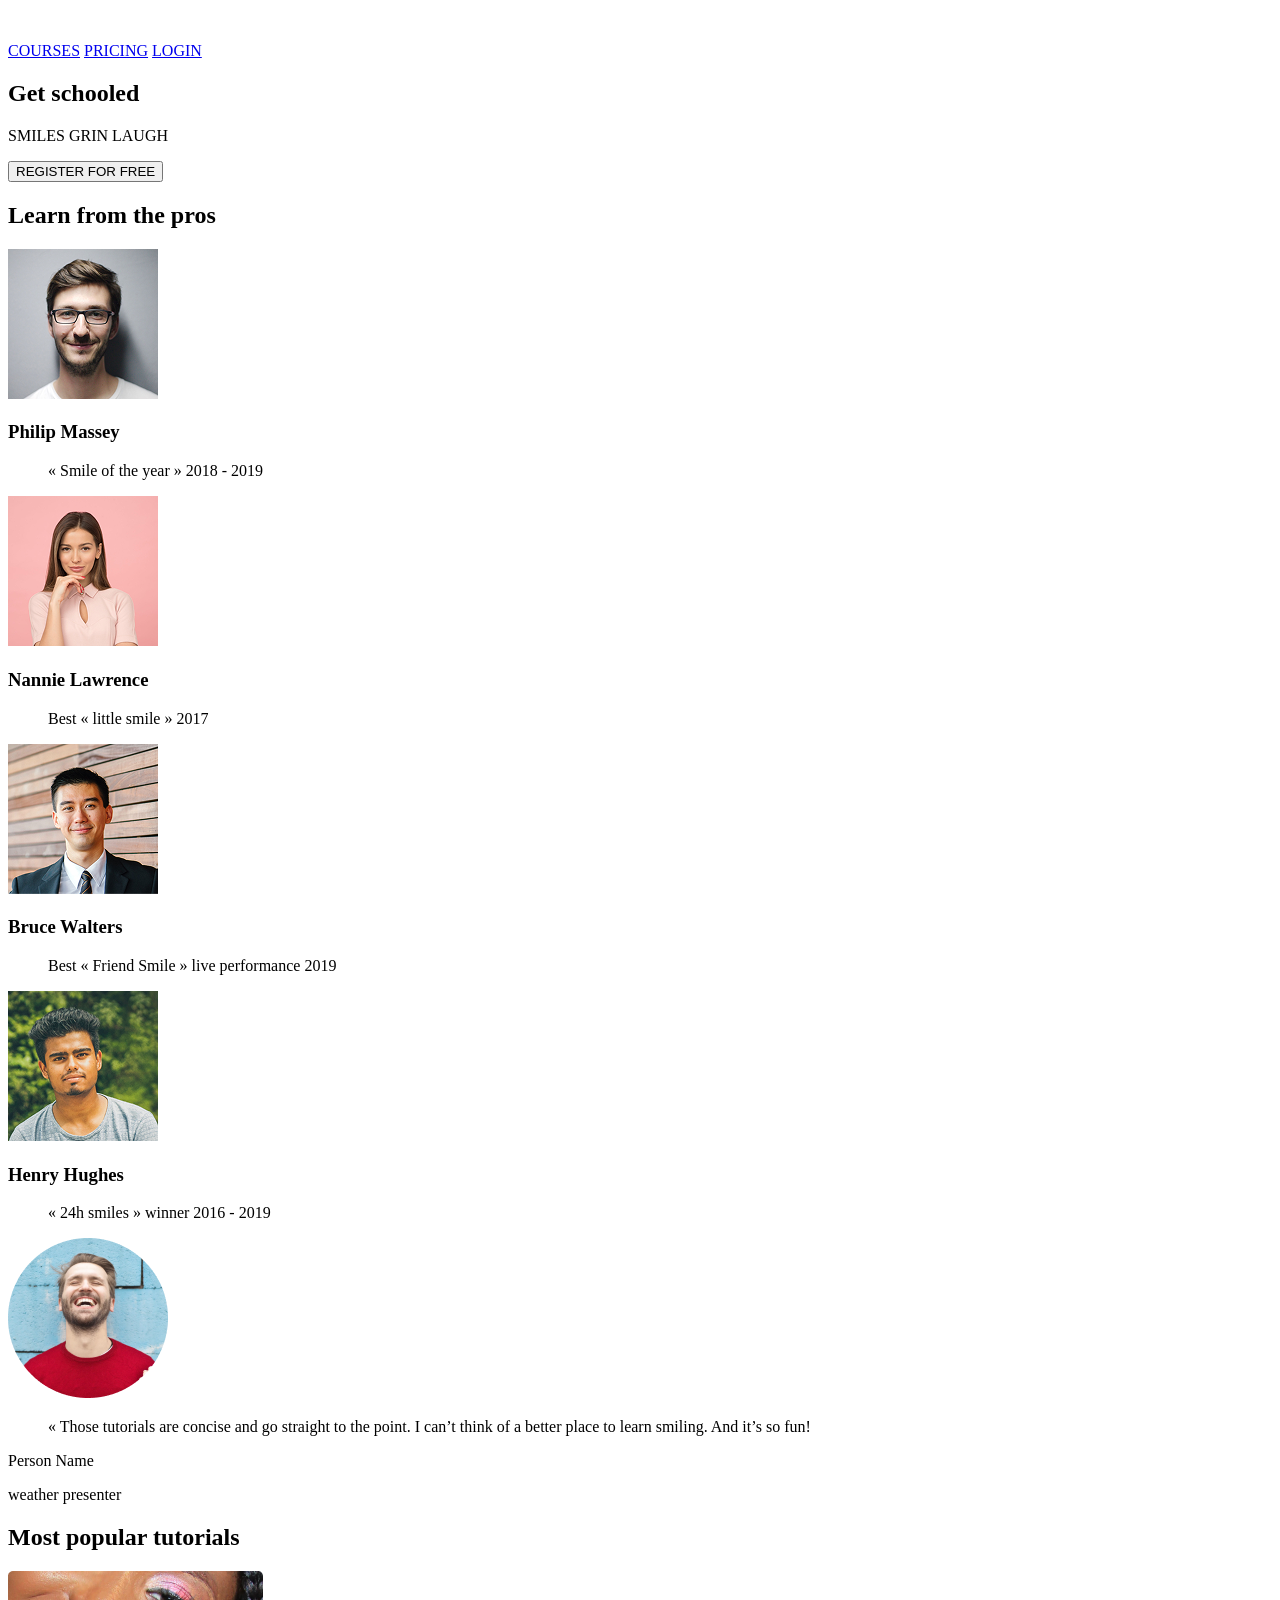
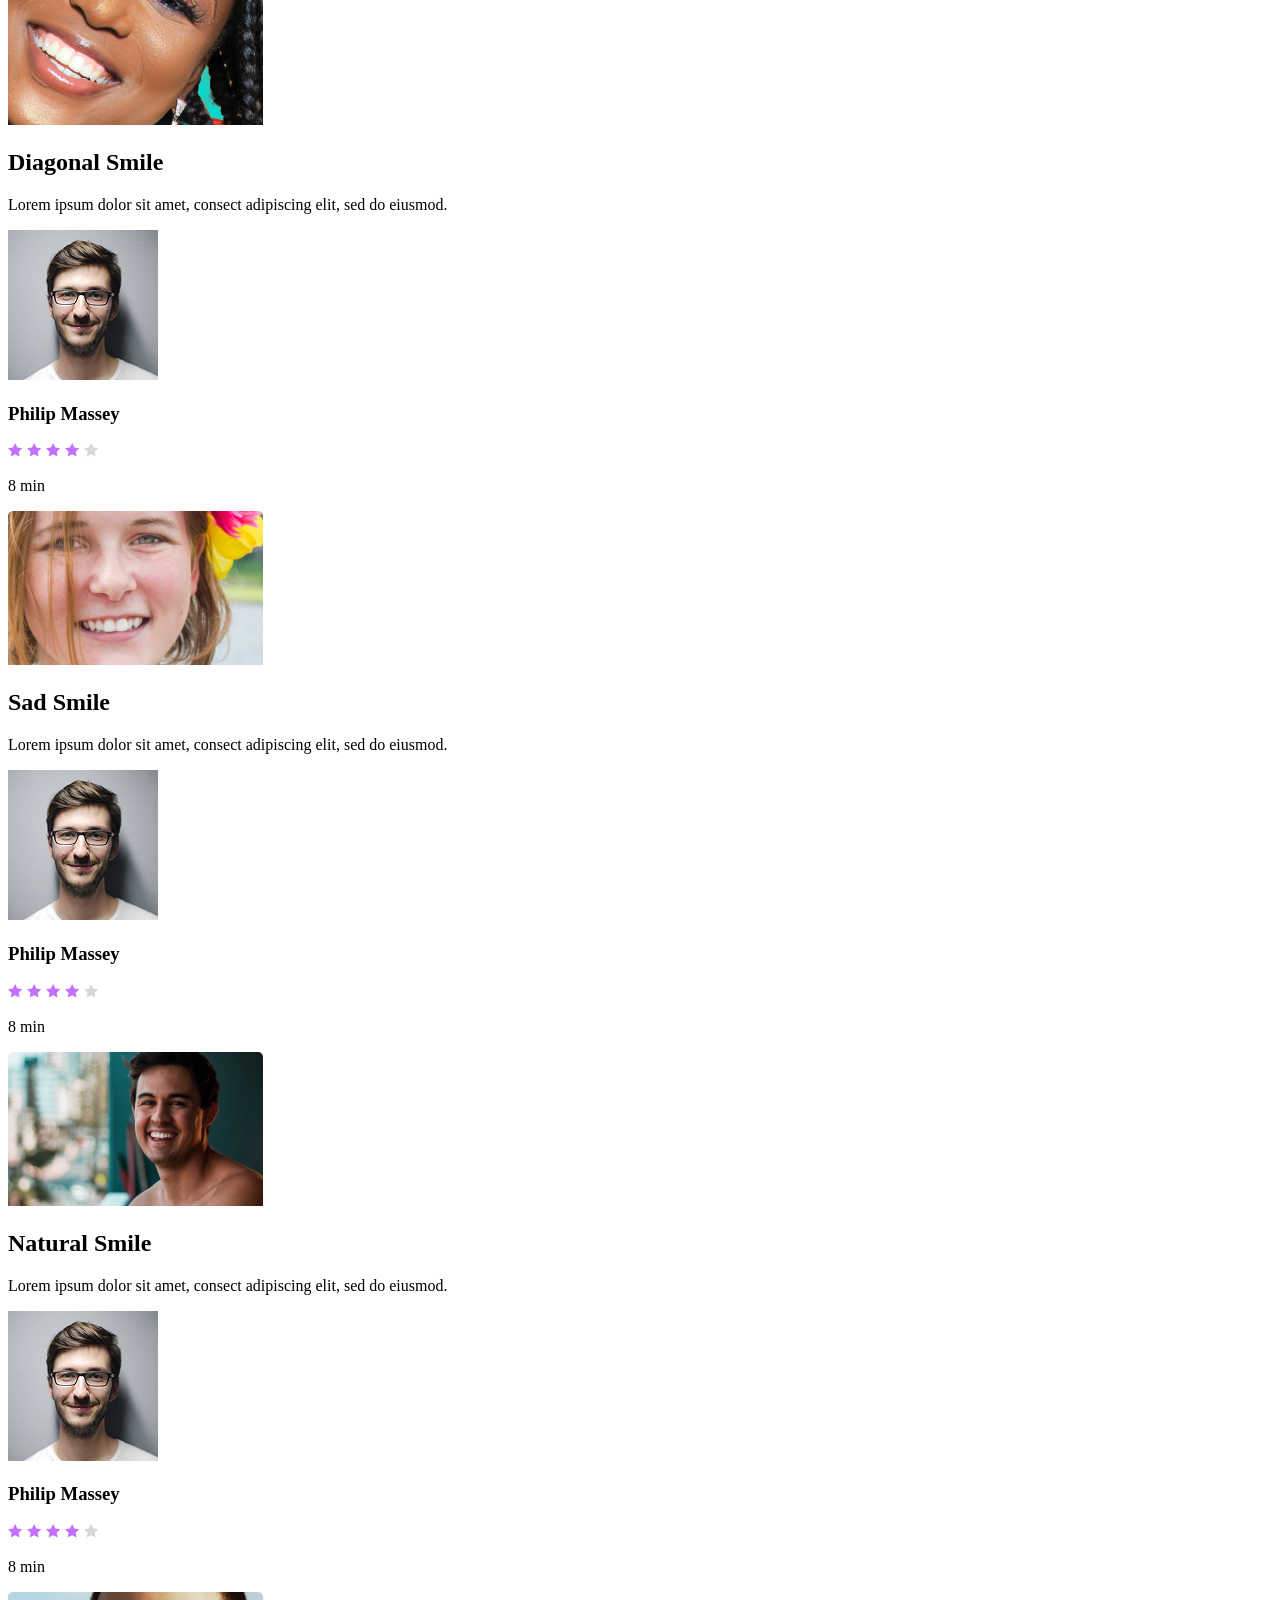
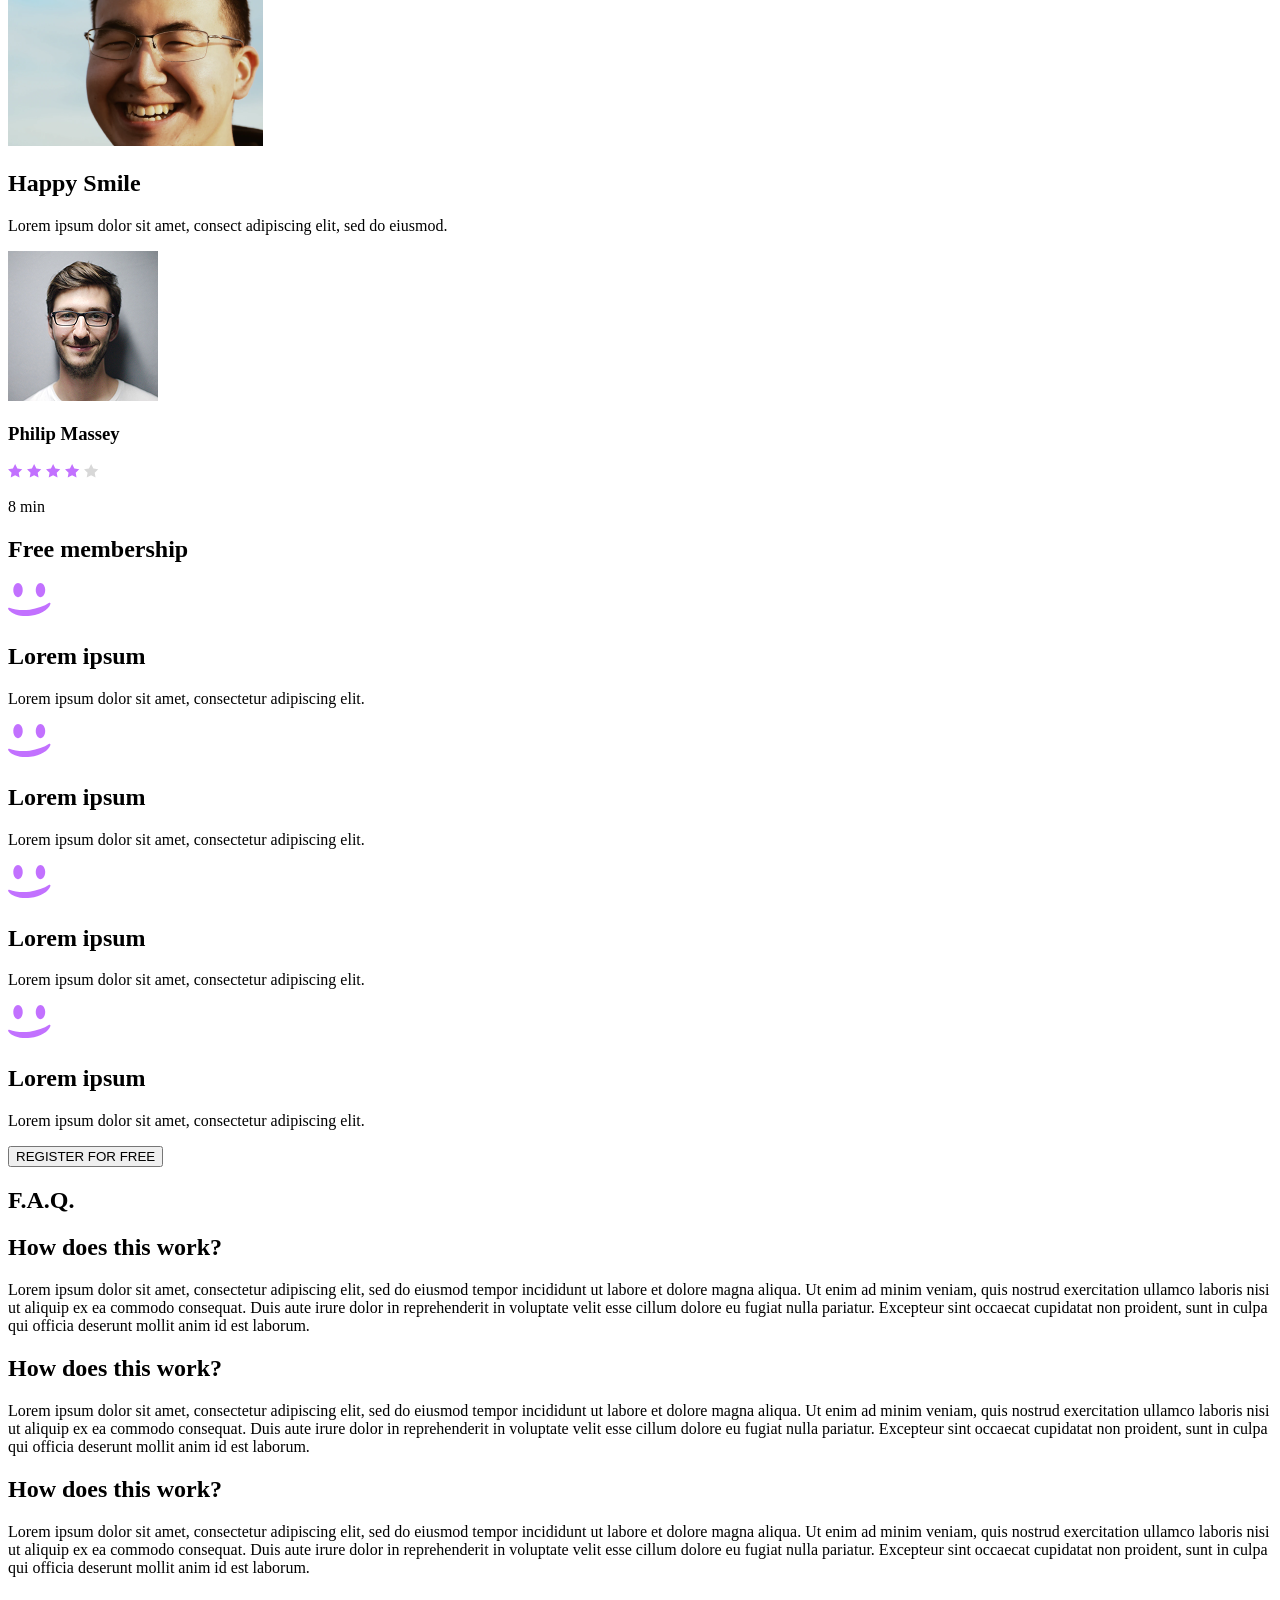
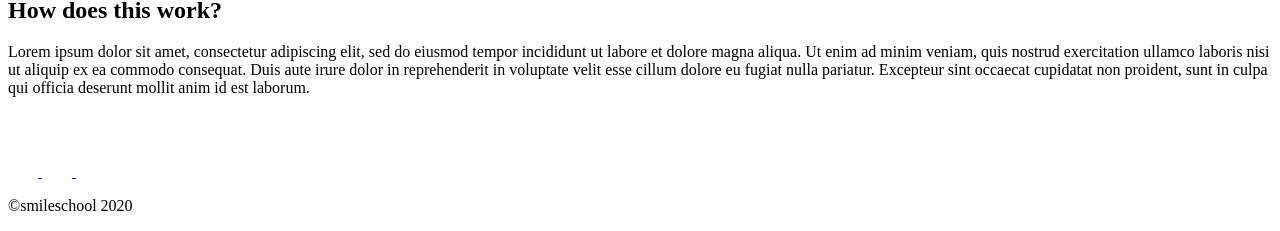
<file: html_advanced/task_7/index.html>
<!DOCTYPE html>
<html lang="en">
<head>
    <meta charset="UTF-8">
    <meta name="viewport" content="width=device-width, initial-scale=1.0">
    <title>School Page</title>
</head>
<body>
    <header>
        <a href="/">
            <img src="../assets/logo.svg" alt="Logo">
        </a>
        <div>
            <a href="/">COURSES</a>
            <a href="/">PRICING</a>
            <a href="/">LOGIN</a>
        </div>
    </header>
    <main>
        <section class="hero">
            <div class="title">
                <h1>Get schooled</h1>
                <p>SMILES GRIN LAUGH</p>
                <button>REGISTER FOR FREE</button>
            </div>
            <div class="pros">
                <h2><span class="purple-word">Learn</span> from the pros</h2>
                <div class="people">
                    <div>
                        <img src="../assets/profile_1.png" alt="Person" class="round-image">
                        <h3>Philip Massey</h3>
                        <blockquote>« Smile of the year » 2018 - 2019</blockquote>
                    </div>
                    <div>
                        <img src="../assets/profile_2.png" alt="Person" class="round-image">
                        <h3>Nannie Lawrence</h3>
                        <blockquote>Best « little smile » 2017</blockquote>
                    </div>
                    <div>
                        <img src="../assets/profile_3.png" alt="Person" class="round-image">
                        <h3>Bruce Walters</h3>
                        <blockquote>Best « Friend Smile » live performance 2019</blockquote>
                    </div>
                    <div>
                        <img src="../assets/profile_4.png" alt="Person" class="round-image">
                        <h3>Henry Hughes</h3>
                        <blockquote>« 24h smiles » winner 2016 - 2019</blockquote>
                    </div>
                </div>
            </div>
        </section>
        <section class="author">
            <div>
                <img src="../assets/author.png" alt="Person">
                <div>
                    <blockquote>« Those tutorials are concise and go straight to the point. I can’t think of a better place to learn smiling. And it’s so fun!</blockquote>
                    <p class="name">Person Name</p>
                    <p class="occupation">weather presenter</p>
                </div>
            </div>
        </section>
        <section class="tutorials">
            <h1>Most <span class="purple-word">popular</span> tutorials</h1>
            <div class="group">
                <div class="item">
                    <img src="../assets/preview_1.png" alt="Tutorial Preview">
                    <h2>Diagonal Smile</h2>
                    <p class="desc">Lorem ipsum dolor sit amet, consect adipiscing elit, sed do eiusmod.</p>
                    <div class="publisher">
                        <img src="../assets/person_1.png" alt="Person" class="round-image">
                        <h3>Philip Massey</h3>
                    </div>
                    <div class="review-length">
                        <div class="stars">
                            <img src="../assets/star_a.svg" alt="Star Full">
                            <img src="../assets/star_a.svg" alt="Star Full">
                            <img src="../assets/star_a.svg" alt="Star Full">
                            <img src="../assets/star_a.svg" alt="Star Full">
                            <img src="../assets/star_b.svg" alt="Star Empty">
                        </div>
                        <p class="length">8 min</p>
                    </div>
                </div>
                <div class="item">
                    <img src="../assets/preview_2.png" alt="Tutorial Preview">
                    <h2>Sad Smile</h2>
                    <p class="desc">Lorem ipsum dolor sit amet, consect adipiscing elit, sed do eiusmod.</p>
                    <div class="publisher">
                        <img src="../assets/person_1.png" alt="Person" class="round-image">
                        <h3>Philip Massey</h3>
                    </div>
                    <div class="review-length">
                        <div class="stars">
                            <img src="../assets/star_a.svg" alt="Star Full">
                            <img src="../assets/star_a.svg" alt="Star Full">
                            <img src="../assets/star_a.svg" alt="Star Full">
                            <img src="../assets/star_a.svg" alt="Star Full">
                            <img src="../assets/star_b.svg" alt="Star Empty">
                        </div>
                        <p class="length">8 min</p>
                    </div>
                </div>
                <div class="item">
                    <img src="../assets/preview_3.png" alt="Tutorial Preview">
                    <h2>Natural Smile</h2>
                    <p class="desc">Lorem ipsum dolor sit amet, consect adipiscing elit, sed do eiusmod.</p>
                    <div class="publisher">
                        <img src="../assets/person_1.png" alt="Person" class="round-image">
                        <h3>Philip Massey</h3>
                    </div>
                    <div class="review-length">
                        <div class="stars">
                            <img src="../assets/star_a.svg" alt="Star Full">
                            <img src="../assets/star_a.svg" alt="Star Full">
                            <img src="../assets/star_a.svg" alt="Star Full">
                            <img src="../assets/star_a.svg" alt="Star Full">
                            <img src="../assets/star_b.svg" alt="Star Empty">
                        </div>
                        <p class="length">8 min</p>
                    </div>
                </div>
                <div class="item">
                    <img src="../assets/preview_4.png" alt="Tutorial Preview">
                    <h2>Happy Smile</h2>
                    <p class="desc">Lorem ipsum dolor sit amet, consect adipiscing elit, sed do eiusmod.</p>
                    <div class="publisher">
                        <img src="../assets/person_1.png" alt="Person" class="round-image">
                        <h3>Philip Massey</h3>
                    </div>
                    <div class="review-length">
                        <div class="stars">
                            <img src="../assets/star_a.svg" alt="Star Full">
                            <img src="../assets/star_a.svg" alt="Star Full">
                            <img src="../assets/star_a.svg" alt="Star Full">
                            <img src="../assets/star_a.svg" alt="Star Full">
                            <img src="../assets/star_b.svg" alt="Star Empty">
                        </div>
                        <p class="length">8 min</p>
                    </div>
                </div>
            </div>
        </section>
        <section class="memberships">
            <h1><span class="purple-word">Free</span> membership</h1>
            <div class="members">
                <div class="member">
                    <img src="../assets/smile.svg" alt="Smile">
                    <h2>Lorem ipsum</h2>
                    <p>Lorem ipsum dolor sit amet, consectetur adipiscing elit.</p>
                </div>
                <div class="member">
                    <img src="../assets/smile.svg" alt="Smile">
                    <h2>Lorem ipsum</h2>
                    <p>Lorem ipsum dolor sit amet, consectetur adipiscing elit.</p>
                </div>
                <div class="member">
                    <img src="../assets/smile.svg" alt="Smile">
                    <h2>Lorem ipsum</h2>
                    <p>Lorem ipsum dolor sit amet, consectetur adipiscing elit.</p>
                </div>
                <div class="member">
                    <img src="../assets/smile.svg" alt="Smile">
                    <h2>Lorem ipsum</h2>
                    <p>Lorem ipsum dolor sit amet, consectetur adipiscing elit.</p>
                </div>
            </div>
            <button>REGISTER FOR FREE</button>
        </section>
        <section class="faq">
            <h1>F.A.Q.</h1>
            <div class="faq-bloc">
                <div class="faq-row">
                    <div class="faq-item">
                        <h2>How does this work?</h2>
                        <p>Lorem ipsum dolor sit amet, consectetur adipiscing elit, sed do eiusmod tempor incididunt ut labore et dolore magna aliqua. Ut enim ad minim veniam, quis nostrud exercitation ullamco laboris nisi ut aliquip ex ea commodo consequat. Duis aute irure dolor in reprehenderit in voluptate velit esse cillum dolore eu fugiat nulla pariatur. Excepteur sint occaecat cupidatat non proident, sunt in culpa qui officia deserunt mollit anim id est laborum.</p>
                    </div>
                    <div class="faq-item">
                        <h2>How does this work?</h2>
                        <p>Lorem ipsum dolor sit amet, consectetur adipiscing elit, sed do eiusmod tempor incididunt ut labore et dolore magna aliqua. Ut enim ad minim veniam, quis nostrud exercitation ullamco laboris nisi ut aliquip ex ea commodo consequat. Duis aute irure dolor in reprehenderit in voluptate velit esse cillum dolore eu fugiat nulla pariatur. Excepteur sint occaecat cupidatat non proident, sunt in culpa qui officia deserunt mollit anim id est laborum.</p>
                    </div>
                </div>
                <div class="faq-row">
                    <div class="faq-item">
                        <h2>How does this work?</h2>
                        <p>Lorem ipsum dolor sit amet, consectetur adipiscing elit, sed do eiusmod tempor incididunt ut labore et dolore magna aliqua. Ut enim ad minim veniam, quis nostrud exercitation ullamco laboris nisi ut aliquip ex ea commodo consequat. Duis aute irure dolor in reprehenderit in voluptate velit esse cillum dolore eu fugiat nulla pariatur. Excepteur sint occaecat cupidatat non proident, sunt in culpa qui officia deserunt mollit anim id est laborum.</p>
                    </div>
                    <div class="faq-item">
                        <h2>How does this work?</h2>
                        <p>Lorem ipsum dolor sit amet, consectetur adipiscing elit, sed do eiusmod tempor incididunt ut labore et dolore magna aliqua. Ut enim ad minim veniam, quis nostrud exercitation ullamco laboris nisi ut aliquip ex ea commodo consequat. Duis aute irure dolor in reprehenderit in voluptate velit esse cillum dolore eu fugiat nulla pariatur. Excepteur sint occaecat cupidatat non proident, sunt in culpa qui officia deserunt mollit anim id est laborum.</p>
                    </div>
                </div>
            </div>
        </section>
    </main>
    <footer>
        <div class="footer-all">
            <div class="logos">
                <img src="../assets/logo.svg" alt="Logo">
                <div class="socials">
                    <a href="/">
                        <img src="../assets/icon_facebook.svg" alt="Facebook">
                    </a>
                    <a href="/">
                        <img src="../assets/icon_twitter.svg" alt="Twitter">
                    </a>
                    <a href="/">
                        <img src="../assets/icon_instagram.svg" alt="Instagram">
                    </a>
                </div>
            </div>
            <p>©smileschool 2020</p>
        </div>
    </footer>
</body>
</html>
</file>
<file: css_advanced/task_2/styles.css>
@font-face {
    font-family: SourceSansPro;
    src: url(../assets/source-sans-pro_bold.otf);
    font-weight: 600;
    font-display: swap;
}

@font-face {
    font-family: SourceSansPro;
    src: url(../assets/source-sans-pro_light.otf);
    font-weight: 300;
    font-display: swap;
}

@font-face {
    font-family: SourceSansPro;
    src: url(../assets/source-sans-pro_italic.otf);
    font-weight: 400;
    font-display: swap;
}

@font-face {
    font-family: SourceSansPro;
    src: url(../assets/source-sans-pro_regular.otf);
    font-weight: 500;
    font-display: swap;
}

@font-face {
    font-family: SpinCycleOT;
    src: url(../assets/spin-cycle-ot.otf);
    font-display: swap;
}

/* ----- GENERAL ----- */

* {
    box-sizing: border-box;
    margin: 0;
    padding: 0;
}

html {
    scroll-behavior: smooth;
    width: 100%;
    height: 100%;
}

body {
    background-color: white;
    font-family: SourceSansPro;
    color: white;
    text-align: center;
}

html,
body {
    margin: 0;
    padding: 0;
}

/* ----- HEADER ----- */

header {
    width: 800px;
    margin: 0 auto;
    height: 35px;
    display: flex;
    justify-content: space-between;
    align-items: center;
    position: absolute;
    left: 0;
    right: 0;
    margin-top: 25px;
    margin-left: auto;
    margin-right: auto;
    z-index: 100;
}

header div {
    width: 234px;
    height: 15px;
    display: flex;
    justify-content: space-between;
}

header a {
    font-size: 12px;
    text-decoration: none;
}

/* ----- MAIN ----- */

main {
    display: flex;
    flex-direction: column;
    align-items: center;
}

a {
    font-family: SourceSansPro;
    color: white;
    text-align: center;
}

section {
    width: 100%;
}

.hero .title h1 {
    font-size: 120px;
}

.title p {
    width: 100%;
    max-width: 250px;
    text-align: justify;
    text-justify: inter-word;
    margin-bottom: 25px;
}

.title p::after {
    content: "";
    display: inline-block;
    width: 100%;
}

section.hero {
    background-image: url("../assets/background.png");
    background-size: 100% auto;
    background-position: center;
    display: flex;
    flex-direction: column;
    align-items: center;
    width: 100%;
    min-height: 100vh;
    padding: 75px;
}

section .title {
    display: flex;
    flex-direction: column;
    align-items: center;
    padding-top: 150px;
}

button {
    background-color: #c271ff;
    border-radius: 999px;
    padding: 15px 25px;
    border: none;
    color: white;
    box-shadow: 0 4px 16px 0 rgba(0, 0, 0, 0.5);
}

section .pros {
    display: flex;
    flex-direction: column;
    align-items: center;
    gap: 75px;
    margin-top: 150px;
}

section .pros h2 {
    font-family: SourceSansPro;
    font-weight: 300;
    font-size: 32px;
}

.purple-word {
    font-weight: 600;
    color: #c271ff;
}

section .people p {
    font-family: SourceSansPro;
    font-weight: 300;
}

section .people {
    display: flex;
    flex-direction: row;
    align-items: center;
    gap: 125px;
    width: 100%;
}

section .people div {
    display: flex;
    flex-direction: column;
    align-items: center;
    gap: 5px;
    width: 150px;
}

.round-image {
    border-radius: 50%;
}

section.author {
    background-color: #c271ff;
    width: 100%;
    display: flex;
    justify-content: center;
}

section.author div {
    display: flex;
    flex-direction: row;
    align-items: center;
    gap: 50px;
    padding: 50px 0;
    width: 60%;
}

section.author div div {
    display: flex;
    flex-direction: column;
    align-items: flex-start;
    gap: 0;
}

section.author blockquote {
    font-family: SourceSansPro;
    font-weight: 300;
    font-size: 22px;
    padding-bottom: 25px;
    color: white;
    width: 120%;
    text-align: left;
}

section.author .name {
    font-weight: 600;
    font-size: 22px;
}

section.author .occupation {
    font-weight: 300;
    font-size: 22px;
    font-style: italic;
}

section.tutorials {
    display: flex;
    flex-direction: column;
    align-items: center;
    padding: 100px;
}

section.tutorials .group {
    display: flex;
    flex-direction: row;
    gap: 30px;
}

section.tutorials .item {
    display: flex;
    flex-direction: column;
    justify-content: left;
    align-items: center;
    gap: 15px;
    width: 25%;
}

section.tutorials h1 {
    color: black;
    font-weight: 300;
    padding-bottom: 75px;
}

section.tutorials h2 {
    color: #071629;
    text-align: left;
    font-size: 16px;
    width: 240px;
}

section.tutorials h3 {
    color: #c271ff;
    font-weight: 500;
    font-size: 14px;
}

section.tutorials p {
    font-weight: 500;
    font-size: 14px;
    width: 240px;
}

.desc {
    color: rgba(7, 22, 41, 0.5);
    text-align: left;
}

.publisher {
    display: flex;
    flex-direction: row;
    align-items: center;
    width: 240px;
    gap: 10px;
}

.publisher img {
    width: 30px;
}

.review-length {
    display: flex;
    flex-direction: row;
    justify-content: space-between;
    width: 240px;
}

.stars {
    display: flex;
    flex-direction: row;
    gap: 5px;
}

.stars img {
    width: 15px;
    height: 15px;
}

.length {
    color: #c271ff;
    text-align: right;
    font-weight: 600;
}

section.memberships {
    background-color: #071629;
    display: flex;
    flex-direction: column;
    gap: 75px;
    align-items: center;
    width: 100%;
    padding: 75px;
}

.memberships h1 {
    font-weight: 300;
}

.members {
    display: flex;
    flex-direction: row;
    align-items: center;
    gap: 75px;
    padding-bottom: 15px;
}

.member {
    display: flex;
    flex-direction: column;
    align-items: center;
    gap: 25px;
    width: 200px;
}

.member img {
    width: 45px;
}

.member h2 {
    font-size: 18px;
    font-weight: 500;
}

.member p {
    font-size: 14px;
    font-weight: 300;
    line-height: 26px;
}

section.faq {
    background-color: white;
    width: 100%;
    display: flex;
    flex-direction: column;
    align-items: center;
    padding: 75px;
}

section.faq h1,
section.faq h2,
section.faq p {
    color: #071629;
}

section.faq h1 {
    font-size: 60px;
    font-weight: 300;
    padding-bottom: 50px;
}

section.faq h2 {
    font-size: 16px;
    font-weight: 600;
    text-align: left;
}

section.faq p {
    color: rgba(7, 22, 41, 0.5);
    font-size: 14px;
    font-weight: 500;
    text-align: left;
    line-height: 24px;
}

.faq-bloc {
    display: flex;
    flex-direction: column;
    align-items: center;
    gap: 100px;
    width: 75%;
}

.faq-row {
    display: flex;
    flex-direction: row;
    gap: 200px;
    width: 100%;
}

.faq-item {
    display: flex;
    flex-direction: column;
    gap: 25px;
    width: 100%;
}

/* ----- FOOTER ----- */

footer {
    background-color: #071629;
    color: white;
    width: 100%;
    height: 119px;
    display: flex;
    align-items: center;
    justify-content: center;
}

.footer-all {
    display: flex;
    flex-direction: row;
    align-items: center;
    justify-content: space-between;
    width: 800px;
    margin: 0 auto;
    height: 100%;
}

.footer-logo img {
    height: 32px;
}

.footer-all p {
    color: rgba(255, 255, 255, 0.5);
    font-size: 12px;
    font-weight: 500;
    margin: 0;
    flex: 1;
    text-align: center;
}

.socials {
    display: flex;
    flex-direction: row;
    gap: 15px;
}

.socials img {
    filter: brightness(0) invert(1);
    width: 24px;
    height: 24px;
}
</file>
